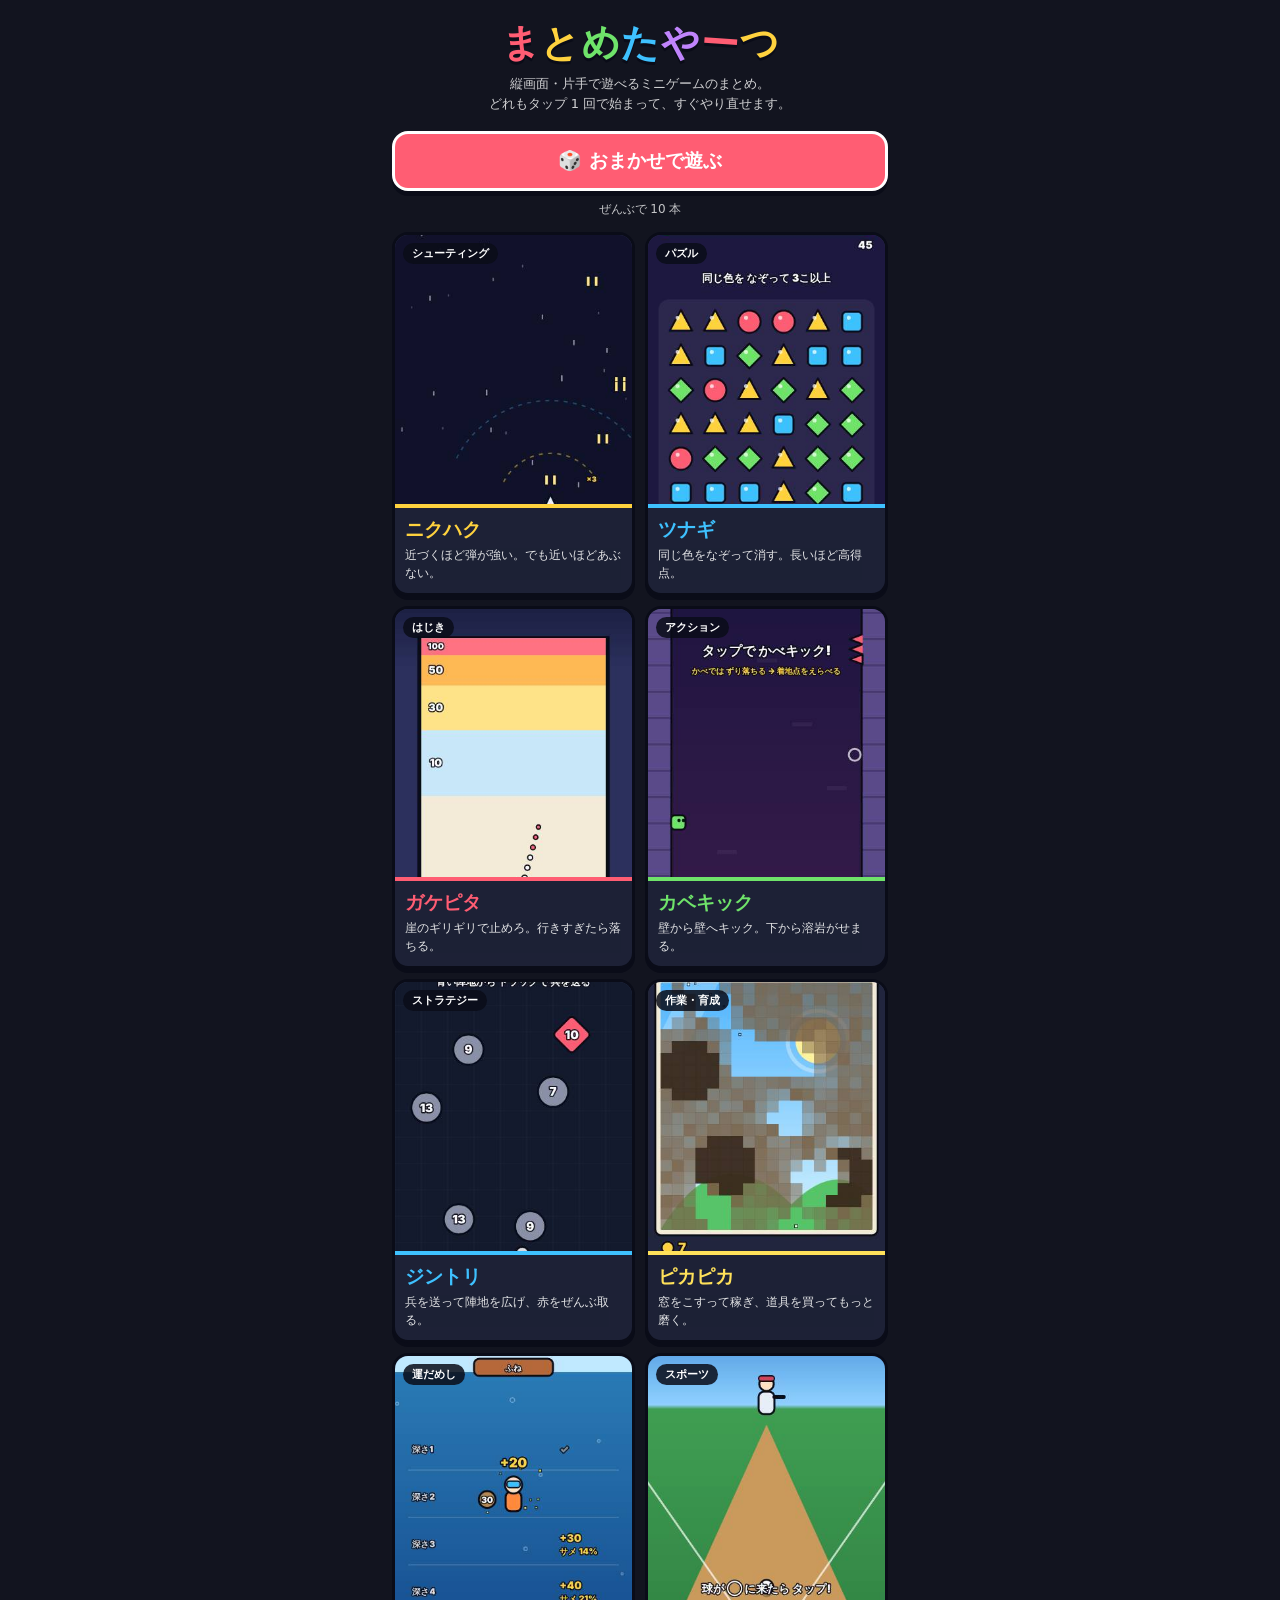
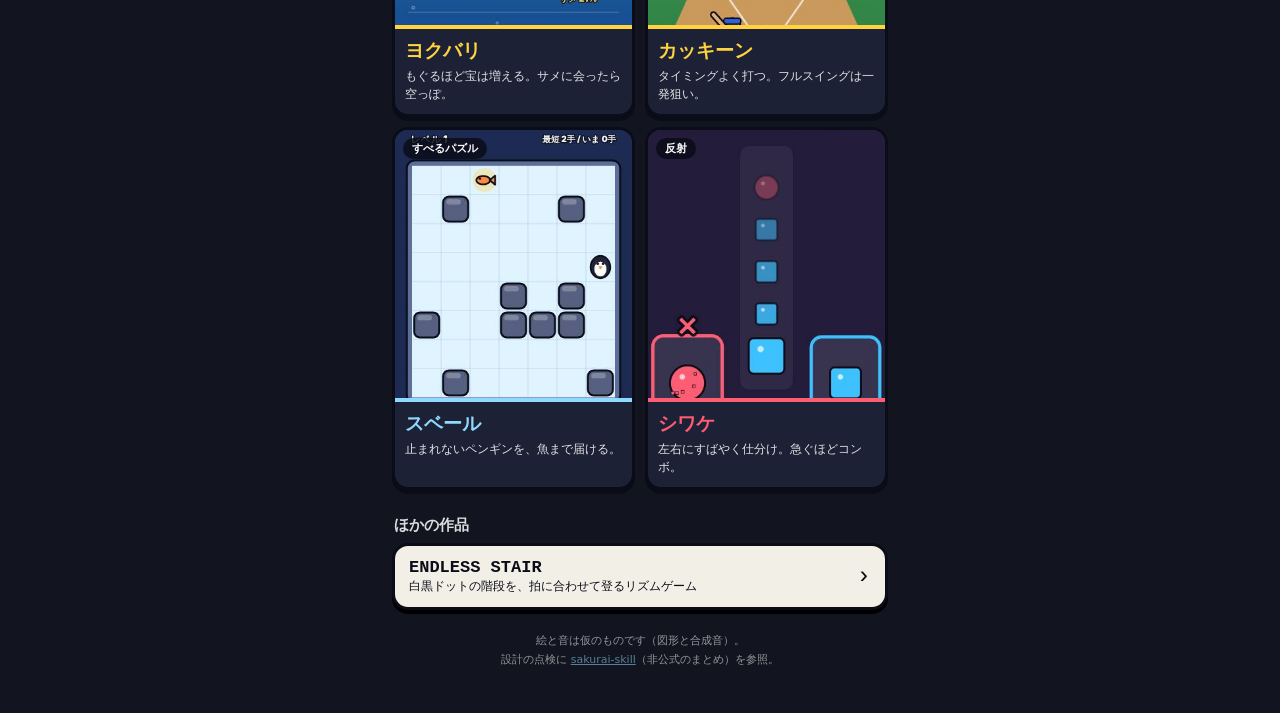
<file: index.html>
<!doctype html>
<html lang="ja">
<head>
<meta charset="utf-8">
<meta name="viewport" content="width=device-width, initial-scale=1, viewport-fit=cover">
<meta name="theme-color" content="#12141f">
<meta name="apple-mobile-web-app-capable" content="yes">
<meta name="mobile-web-app-capable" content="yes">
<title>まとめたやーつ</title>
<style>
  :root { --ink: #0a0c18; --bg: #12141f; --card: #1d2136; }
  * { box-sizing: border-box; }
  body { margin: 0; background: var(--bg); color: #fff; -webkit-tap-highlight-color: transparent;
    font-family: system-ui, -apple-system, "Hiragino Sans", "Noto Sans JP", "Yu Gothic", sans-serif; }
  main { max-width: 520px; margin: 0 auto; padding: calc(env(safe-area-inset-top) + 22px) 12px calc(env(safe-area-inset-bottom) + 40px); }
  header { text-align: center; margin-bottom: 16px; }
  h1 { margin: 0; font-size: 38px; font-weight: 900; letter-spacing: 1px; line-height: 1.15; }
  h1 span { display: inline-block; text-shadow: 0 3px 0 var(--ink); }
  .lead { font-size: 13px; opacity: .8; margin: 8px 0 0; line-height: 1.6; }
  #random { display: block; width: 100%; margin: 16px 0 6px; padding: 14px; border: 3px solid #fff; border-radius: 16px;
    background: #ff5d73; color: #fff; font: inherit; font-size: 19px; font-weight: 900; box-shadow: 0 5px 0 var(--ink); }
  #random:active { transform: translateY(4px); box-shadow: 0 1px 0 var(--ink); }
  #stat { text-align: center; font-size: 12px; opacity: .75; margin: 10px 0 14px; min-height: 1em; }
  #grid { display: grid; grid-template-columns: 1fr 1fr; gap: 10px; }
  a.card { display: block; text-decoration: none; color: inherit; background: var(--card); border: 3px solid var(--ink);
    border-radius: 16px; overflow: hidden; box-shadow: 0 4px 0 var(--ink); position: relative; }
  a.card:active { transform: translateY(3px); box-shadow: 0 1px 0 var(--ink); }
  .card img { display: block; width: 100%; aspect-ratio: 3 / 3.4; object-fit: cover; object-position: center 35%; background: #262b47; }
  .card .genre { position: absolute; top: 8px; left: 8px; font-size: 11px; font-weight: 700; background: rgba(10,12,24,.85);
    border-radius: 99px; padding: 3px 9px; }
  .card .best { position: absolute; top: 8px; right: 8px; font-size: 11px; font-weight: 900; color: var(--ink); background: #ffd23e;
    border-radius: 99px; padding: 3px 8px; }
  .card .body { padding: 9px 10px 11px; border-top: 4px solid var(--c); }
  .card b { display: block; font-size: 19px; font-weight: 900; color: var(--c); }
  .card p { margin: 3px 0 0; font-size: 12px; line-height: 1.5; opacity: .88; }
  h2 { font-size: 15px; margin: 26px 2px 8px; opacity: .85; }
  a.wide { display: flex; align-items: center; gap: 12px; text-decoration: none; color: inherit; background: #f2efe6; color: var(--ink);
    border: 3px solid var(--ink); border-radius: 16px; padding: 12px 14px; box-shadow: 0 4px 0 #000; font-family: ui-monospace, Menlo, monospace; }
  a.wide b { font-size: 17px; display: block; } a.wide span { font-size: 12px; }
  a.wide i { margin-left: auto; font-style: normal; font-size: 24px; }
  footer { font-size: 11px; opacity: .55; margin-top: 22px; line-height: 1.7; text-align: center; }
  footer a { color: #8fd8ff; }
</style>
</head>
<body>
<main>
  <header>
    <h1 id="logo">まとめたやーつ</h1>
    <p class="lead">縦画面・片手で遊べるミニゲームのまとめ。<br>どれもタップ 1 回で始まって、すぐやり直せます。</p>
  </header>
  <button id="random">🎲 おまかせで遊ぶ</button>
  <div id="stat"></div>
  <div id="grid"></div>
  <h2>ほかの作品</h2>
  <a class="wide" href="stair/"><div><b>ENDLESS STAIR</b><span>白黒ドットの階段を、拍に合わせて登るリズムゲーム</span></div><i>›</i></a>
  <footer>絵と音は仮のものです（図形と合成音）。<br>設計の点検に <a href="https://github.com/kociden/sakurai-skill">sakurai-skill</a>（非公式のまとめ）を参照。</footer>
</main>
<script>
  const LIST = [
    ['nikuhaku', 'ニクハク', 'シューティング', '#ffd23e', '近づくほど弾が強い。でも近いほどあぶない。', ''],
    ['tsunagi', 'ツナギ', 'パズル', '#3ec1ff', '同じ色をなぞって消す。長いほど高得点。', ''],
    ['gakepita', 'ガケピタ', 'はじき', '#ff5d73', '崖のギリギリで止めろ。行きすぎたら落ちる。', ''],
    ['kabekick', 'カベキック', 'アクション', '#6fe36a', '壁から壁へキック。下から溶岩がせまる。', 'm'],
    ['jintori', 'ジントリ', 'ストラテジー', '#3ec1ff', '兵を送って陣地を広げ、赤をぜんぶ取る。', ''],
    ['pikapika', 'ピカピカ', '作業・育成', '#ffe15a', '窓をこすって稼ぎ、道具を買ってもっと磨く。', 'まい'],
    ['yokubari', 'ヨクバリ', '運だめし', '#ffd23e', 'もぐるほど宝は増える。サメに会ったら空っぽ。', ''],
    ['kakkin', 'カッキーン', 'スポーツ', '#ffd23e', 'タイミングよく打つ。フルスイングは一発狙い。', 'm'],
    ['suberu', 'スベール', 'すべるパズル', '#8fd8ff', '止まれないペンギンを、魚まで届ける。', '問'],
    ['shiwake', 'シワケ', '反射', '#ff5d73', '左右にすばやく仕分け。急ぐほどコンボ。', ''],
  ];
  const COLORS = ['#ff5d73', '#ffd23e', '#6fe36a', '#3ec1ff', '#c084fc'];
  const logo = document.getElementById('logo');
  logo.innerHTML = [...logo.textContent].map((ch, i) => `<span style="color:${COLORS[i % COLORS.length]};transform:rotate(${(i % 2 ? 4 : -4)}deg)">${ch}</span>`).join('');
  let played = 0;
  document.getElementById('grid').innerHTML = LIST.map(([id, t, g, c, d, unit]) => {
    let best = 0; try { best = +(localStorage.getItem('mock_' + id) || 0); } catch (e) { }
    if (best) played++;
    return `<a class="card" style="--c:${c}" href="mocks/play.html?g=${id}">
      <img src="mocks/thumbs/${id}.jpg" alt="${t} のゲーム画面" loading="lazy">
      <span class="genre">${g}</span>${best ? `<span class="best">ベスト ${best}${unit}</span>` : ''}
      <div class="body"><b>${t}</b><p>${d}</p></div></a>`;
  }).join('');
  document.getElementById('stat').textContent = played ? `${LIST.length} 本中 ${played} 本プレイ済み` : `ぜんぶで ${LIST.length} 本`;
  document.getElementById('random').onclick = () => {
    let fresh = LIST.filter(([id]) => { try { return !localStorage.getItem('mock_' + id); } catch (e) { return true; } });
    if (!fresh.length) fresh = LIST; // まだ遊んでいないものを優先
    location.href = 'mocks/play.html?g=' + fresh[Math.floor(Math.random() * fresh.length)][0];
  };
</script>
</body>
</html>
</file>
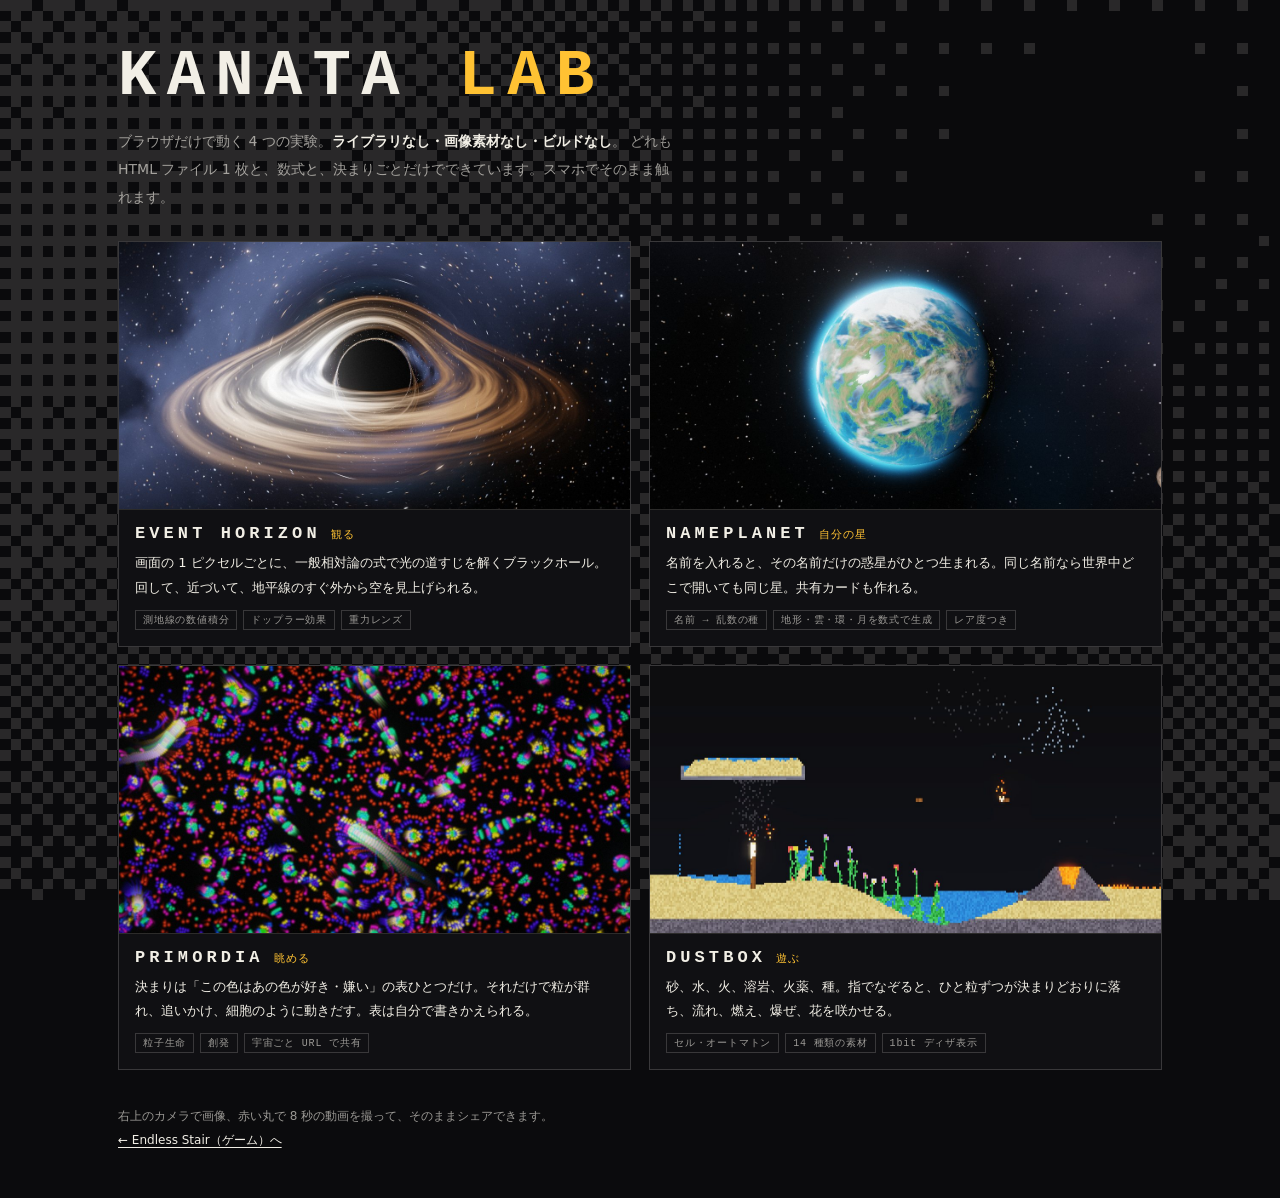
<file: lab/index.html>
<!doctype html>
<html lang="ja">
<head>
<meta charset="utf-8">
<meta name="viewport" content="width=device-width, initial-scale=1, viewport-fit=cover">
<meta name="theme-color" content="#0b0b0d">
<title>Kanata Lab</title>
<meta name="description" content="ブラウザだけで動く 4 つの実験。ブラックホール、名前から生まれる惑星、粒の生命、なぞって描く箱庭。">
<meta property="og:title" content="Kanata Lab — ブラウザだけで動く 4 つの実験">
<meta property="og:description" content="ブラックホール、名前から生まれる惑星、粒の生命、なぞって描く箱庭。ライブラリも画像素材も使っていません。">
<meta property="og:image" content="https://kastanetkid.github.io/Kanata/lab/img/blackhole.jpg">
<meta name="twitter:card" content="summary_large_image">
<style>
  :root { --ink: #f2efe6; --bg: #0b0b0d; --dim: rgba(242, 239, 230, .62); --line: rgba(242, 239, 230, .18); --accent: #ffc233; }
  * { box-sizing: border-box; }
  html { background: var(--bg); }
  body {
    margin: 0; color: var(--ink); min-height: 100dvh;
    font-family: ui-monospace, "SF Mono", Menlo, Consolas, "Hiragino Kaku Gothic ProN", "Noto Sans JP", monospace;
    -webkit-tap-highlight-color: transparent;
  }
  #bg { position: fixed; inset: 0; width: 100vw; height: 100dvh; image-rendering: pixelated; image-rendering: crisp-edges; opacity: .13; pointer-events: none; }
  main { position: relative; max-width: 1080px; margin: 0 auto; padding: calc(env(safe-area-inset-top, 0px) + 44px) 18px calc(env(safe-area-inset-bottom, 0px) + 44px); }
  header { margin-bottom: 30px; }
  h1 { margin: 0; font-size: clamp(34px, 9vw, 64px); letter-spacing: .16em; line-height: 1.05; font-weight: 700; }
  h1 span { color: var(--accent); }
  .lead {
    margin: 16px 0 0; font-size: 14px; line-height: 2; color: var(--dim); max-width: 40em;
    font-family: "Hiragino Kaku Gothic ProN", "Noto Sans JP", "Yu Gothic", system-ui, sans-serif;
  }
  .lead b { color: var(--ink); font-weight: 600; }
  .grid { display: grid; grid-template-columns: repeat(auto-fit, minmax(min(100%, 440px), 1fr)); gap: 18px; padding: 0; margin: 0; list-style: none; }
  .card {
    display: block; color: inherit; text-decoration: none; background: #101013; border: 1px solid var(--line);
    transition: border-color .15s, transform .15s; overflow: hidden;
  }
  .card:hover { border-color: var(--ink); transform: translateY(-2px); }
  .card:active { transform: scale(.985); }
  .card:focus-visible { outline: 2px solid var(--accent); outline-offset: 3px; }
  .card img { display: block; width: 100%; height: auto; aspect-ratio: 1200 / 630; object-fit: cover; background: #000; border-bottom: 1px solid var(--line); }
  .card div { padding: 14px 16px 16px; }
  .card h2 { margin: 0; font-size: 17px; letter-spacing: .24em; display: flex; align-items: baseline; gap: 10px; }
  .card h2 small { font-size: 11px; letter-spacing: .1em; color: var(--accent); font-weight: 400; }
  .card p {
    margin: 8px 0 0; font-size: 13px; line-height: 1.85; color: var(--ink);
    font-family: "Hiragino Kaku Gothic ProN", "Noto Sans JP", "Yu Gothic", system-ui, sans-serif;
  }
  .card ul { margin: 10px 0 0; padding: 0; list-style: none; display: flex; flex-wrap: wrap; gap: 6px; }
  .card li { font-size: 10px; letter-spacing: .08em; color: var(--dim); border: 1px solid var(--line); padding: 2px 7px; }
  footer {
    margin-top: 34px; font-size: 12px; line-height: 2; color: var(--dim);
    font-family: "Hiragino Kaku Gothic ProN", "Noto Sans JP", "Yu Gothic", system-ui, sans-serif;
  }
  footer a { color: var(--ink); text-underline-offset: 3px; }
  @media (prefers-reduced-motion: reduce) { .card { transition: none; } .card:hover { transform: none; } }
</style>
</head>
<body>
<canvas id="bg" aria-hidden="true"></canvas>
<main>
  <header>
    <h1>KANATA <span>LAB</span></h1>
    <p class="lead">
      ブラウザだけで動く 4 つの実験。<b>ライブラリなし・画像素材なし・ビルドなし</b>。
      どれも HTML ファイル 1 枚と、数式と、決まりごとだけでできています。スマホでそのまま触れます。
    </p>
  </header>
  <ul class="grid">
    <li><a class="card" href="blackhole.html">
      <img src="img/blackhole.jpg" alt="降着円盤をまとったブラックホール。向こう側の円盤が上下に回り込んで見えている" width="1200" height="630" loading="eager">
      <div>
        <h2>EVENT HORIZON <small>観る</small></h2>
        <p>画面の 1 ピクセルごとに、一般相対論の式で光の道すじを解くブラックホール。回して、近づいて、地平線のすぐ外から空を見上げられる。</p>
        <ul><li>測地線の数値積分</li><li>ドップラー効果</li><li>重力レンズ</li></ul>
      </div>
    </a></li>
    <li><a class="card" href="planet.html">
      <img src="img/planet.jpg" alt="雲と大陸のある青い惑星。夜側に都市の灯がともっている" width="1200" height="630" loading="lazy">
      <div>
        <h2>NAMEPLANET <small>自分の星</small></h2>
        <p>名前を入れると、その名前だけの惑星がひとつ生まれる。同じ名前なら世界中どこで開いても同じ星。共有カードも作れる。</p>
        <ul><li>名前 → 乱数の種</li><li>地形・雲・環・月を数式で生成</li><li>レア度つき</li></ul>
      </div>
    </a></li>
    <li><a class="card" href="life.html">
      <img src="img/life.jpg" alt="色とりどりの粒が、細胞や虫のような群れを作っている" width="1200" height="630" loading="lazy">
      <div>
        <h2>PRIMORDIA <small>眺める</small></h2>
        <p>決まりは「この色はあの色が好き・嫌い」の表ひとつだけ。それだけで粒が群れ、追いかけ、細胞のように動きだす。表は自分で書きかえられる。</p>
        <ul><li>粒子生命</li><li>創発</li><li>宇宙ごと URL で共有</li></ul>
      </div>
    </a></li>
    <li><a class="card" href="sand.html">
      <img src="img/sand.jpg" alt="砂の丘、池、花、小さな火山のあるドット絵の箱庭" width="1200" height="630" loading="lazy">
      <div>
        <h2>DUSTBOX <small>遊ぶ</small></h2>
        <p>砂、水、火、溶岩、火薬、種。指でなぞると、ひと粒ずつが決まりどおりに落ち、流れ、燃え、爆ぜ、花を咲かせる。</p>
        <ul><li>セル・オートマトン</li><li>14 種類の素材</li><li>1bit ディザ表示</li></ul>
      </div>
    </a></li>
  </ul>
  <footer>
    右上のカメラで画像、赤い丸で 8 秒の動画を撮って、そのままシェアできます。<br>
    <a href="../">← Endless Stair（ゲーム）へ</a>
  </footer>
</main>
<script>
'use strict';
// 背景：Endless Stair と同じ 4×4 ベイヤーのディザで、ゆっくり流れる濃淡を白黒 2 色にする
(() => {
  const c = document.getElementById('bg'), x = c.getContext('2d');
  const BAYER = [0, 8, 2, 10, 12, 4, 14, 6, 3, 11, 1, 9, 15, 7, 13, 5].map(v => (v + 0.5) / 16);
  const still = window.matchMedia && window.matchMedia('(prefers-reduced-motion: reduce)').matches;
  let W = 0, H = 0, img = null, last = 0;
  function size() {
    W = 120; H = Math.max(60, Math.round(W * window.innerHeight / window.innerWidth));
    c.width = W; c.height = H; img = x.createImageData(W, H);
  }
  function draw(t) {
    const d = img.data, s = t * 0.00012;
    for (let y = 0; y < H; y++) for (let k = 0; k < W; k++) {
      const u = k / W, v = y / W;
      let l = 0.5 + 0.25 * Math.sin(u * 5 + s * 5 + Math.sin(v * 3 - s * 3) * 1.6) + 0.25 * Math.sin(v * 4.2 - s * 4 + Math.cos(u * 2.7 + s * 2) * 1.8);
      l *= 0.78;
      const on = l > BAYER[(y & 3) * 4 + (k & 3)], i = (y * W + k) * 4;
      d[i] = on ? 242 : 11; d[i + 1] = on ? 239 : 11; d[i + 2] = on ? 230 : 13; d[i + 3] = 255;
    }
    x.putImageData(img, 0, 0);
  }
  function loop(t) {
    if (t - last > 66) { last = t; draw(t); }     // 15fps で十分
    requestAnimationFrame(loop);
  }
  window.addEventListener('resize', () => { size(); draw(performance.now()); });
  size(); draw(0);
  if (!still) requestAnimationFrame(loop);
})();
</script>
</body>
</html>
</file>
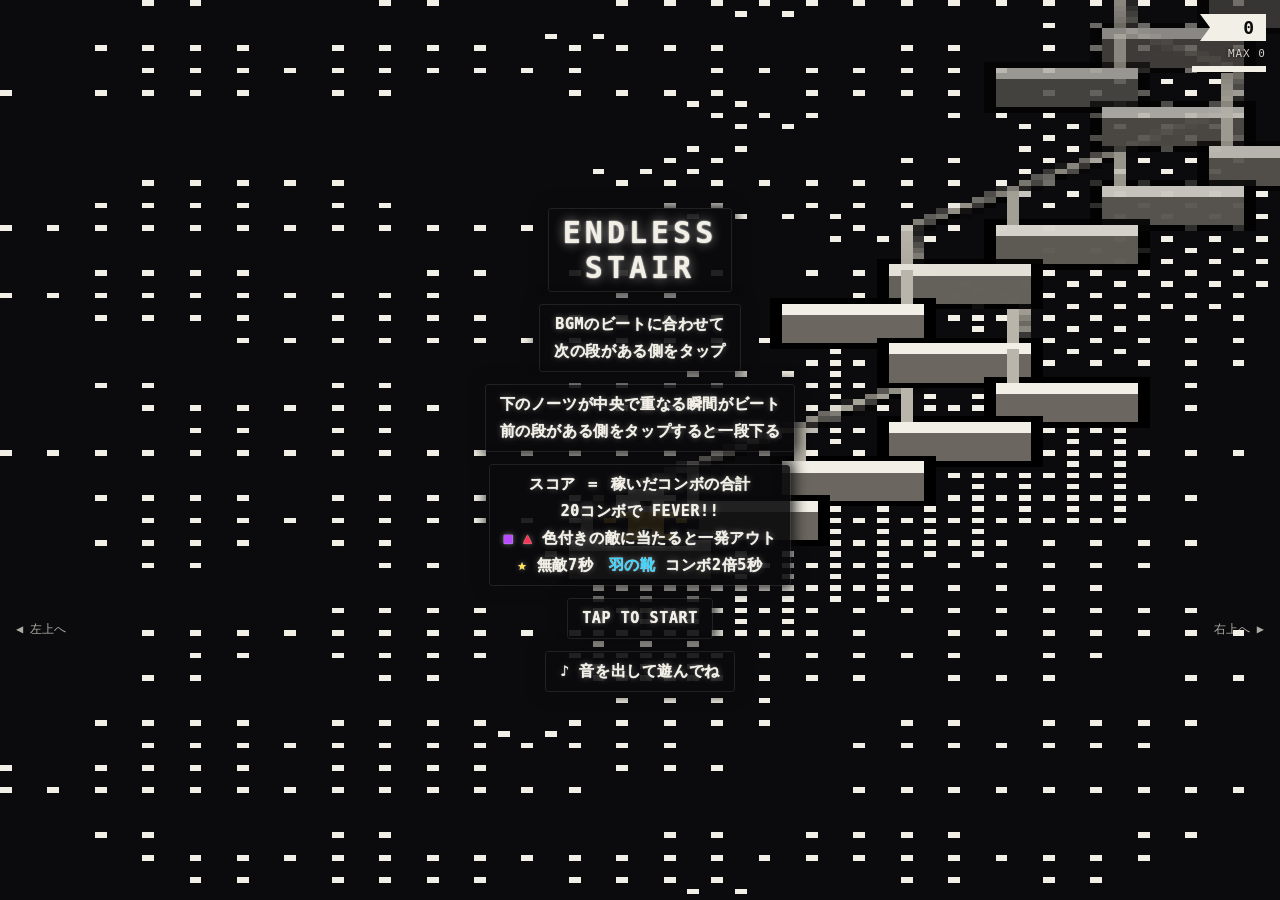
<file: stair/index.html>
<!doctype html>
<html lang="ja">
<head>
<meta charset="utf-8">
<meta name="viewport" content="width=device-width, initial-scale=1, maximum-scale=1, user-scalable=no, viewport-fit=cover">
<meta name="apple-mobile-web-app-capable" content="yes">
<meta name="mobile-web-app-capable" content="yes">
<meta name="apple-mobile-web-app-status-bar-style" content="black-translucent">
<meta name="theme-color" content="#0b0b0d">
<title>Endless Stair</title>
<style>
  :root { --ink: #f2efe6; --bg: #0b0b0d; }
  html, body {
    margin: 0; height: 100%; background: var(--bg); color: var(--ink);
    overflow: hidden; overscroll-behavior: none;
    font-family: ui-monospace, "SF Mono", Menlo, Consolas, monospace;
    -webkit-user-select: none; user-select: none;
    -webkit-touch-callout: none; -webkit-tap-highlight-color: transparent;
  }
  #game {
    position: fixed; inset: 0; width: 100vw; height: 100dvh;
    image-rendering: pixelated; image-rendering: crisp-edges;
    touch-action: none; display: block;
  }
  #hud {
    position: fixed; top: calc(env(safe-area-inset-top) + 14px); right: 14px;
    display: flex; flex-direction: column; align-items: flex-end; gap: 6px;
    pointer-events: none;
  }
  #flag {
    background: var(--ink); color: var(--bg); font-weight: 700; font-size: 18px;
    padding: 3px 12px 3px 18px; min-width: 36px; text-align: right;
    clip-path: polygon(0 0, 100% 0, 100% 100%, 0 100%, 10px 50%);
  }
  #maxCombo { font-size: 11px; letter-spacing: 1px; opacity: .85; text-shadow: 0 0 3px #000; font-variant-numeric: tabular-nums; }
  #energy { width: 72px; height: 4px; border: 1px solid var(--ink); }
  .power { width: 72px; display: flex; flex-direction: column; align-items: flex-end; gap: 2px; text-shadow: 0 0 3px #000; }
  .power[hidden] { display: none; }
  .power b { font-size: 12px; letter-spacing: 1px; }
  .power i { display: block; height: 3px; width: 100%; max-width: 72px; }
  #pStar b { color: #ffe14a; }
  #pStar i { background: #ffe14a; }
  #pShoe b { color: #39d3ff; }
  #pShoe i { background: #39d3ff; }
  #energy > i { display: block; height: 100%; width: 100%; background: var(--ink); }
  .overlay {
    position: fixed; inset: 0; display: flex; flex-direction: column;
    align-items: center; justify-content: center; gap: 14px; text-align: center;
    pointer-events: none; text-shadow: 0 0 6px #000, 0 0 2px #000;
  }
  .overlay[hidden] { display: none; }
  .overlay > * { background: var(--bg); padding: 4px 10px; }
  .overlay h1 { margin: 0; font-size: 30px; letter-spacing: 4px; }
  .overlay p { margin: 0; font-size: 14px; line-height: 1.7; }
  /* タイトルの説明文：暗い板を少し広げ、文字にほんのり光彩をつけて読みやすく */
  #title > * {
    background: rgba(11, 11, 13, .9); padding: 6px 14px; border-radius: 3px;
    box-shadow: 0 0 0 1px rgba(242, 239, 230, .1), 0 0 14px 4px rgba(11, 11, 13, .9);
  }
  #title p {
    font-size: 15px; font-weight: 600; letter-spacing: .04em; line-height: 1.8;
    text-shadow: 0 0 1px #fff, 0 0 6px rgba(242, 239, 230, .45), 0 0 2px #000;
  }
  #title h1 { text-shadow: 0 0 2px #fff, 0 0 12px rgba(242, 239, 230, .6), 0 0 3px #000; }
  .blink { animation: blink 1.1s steps(2, start) infinite; }
  @keyframes blink { to { visibility: hidden; } }
  #combo {
    position: fixed; top: calc(env(safe-area-inset-top) + 12px); left: 14px;
    line-height: 1; pointer-events: none;
    font-variant-numeric: tabular-nums; text-shadow: 0 0 4px #000;
    --cs: 40px; /* 数字の大きさ（コンボが増えるほど JS で大きくする） */
  }
  #combo[hidden] { display: none; }
  #combo .cwrap { display: flex; flex-direction: column; }
  /* 数字はドット文字をキャンバスに描いて拡大表示する */
  canvas.pix { display: block; width: auto; image-rendering: pixelated; image-rendering: crisp-edges; }
  #combo canvas { height: var(--cs); transition: height .15s ease-out; }
  #combo span { font-size: 11px; letter-spacing: 3px; }
  /* フィーバー中はゲーム画面の中（階段・キャラより奥）に描くので、こちらは隠す */
  #combo.inbg { visibility: hidden; }
  #combo.snap canvas { transition: none; }
  #combo.bump canvas { animation: bump .18s ease-out; }
  @keyframes bump { from { transform: scale(1.35); } to { transform: scale(1); } }
  body.fever #banner {
    background: linear-gradient(90deg, #ff3b6b, #ffd23b, #3bffb0, #3bb8ff, #b43bff, #ff3b6b);
    background-size: 200% 100%; -webkit-background-clip: text; background-clip: text;
    color: transparent; text-shadow: none; animation: prism .6s linear infinite;
  }
  @keyframes prism { to { background-position: 200% 0; } }
  #judge {
    position: fixed; left: 0; right: 0; top: 40%; text-align: center;
    font-size: 16px; font-weight: 700; letter-spacing: 3px; pointer-events: none;
    opacity: 0; text-shadow: 0 0 4px #000, 0 0 2px #000;
  }
  #judge[data-kind="great"] { font-size: 20px; }
  #judge[data-kind="miss"] { color: #8a8a8a; }
  #judge.pop { animation: pop .45s ease-out; }
  @keyframes pop {
    0% { opacity: 1; transform: translateY(6px) scale(1.25); }
    70% { opacity: 1; transform: translateY(-4px) scale(1); }
    100% { opacity: 0; transform: translateY(-8px); }
  }
  #banner {
    position: fixed; left: 0; right: 0; top: 28%; text-align: center;
    font-size: 44px; font-weight: 800; letter-spacing: 4px; font-style: italic;
    pointer-events: none; opacity: 0;
  }
  #banner[data-kind="down"] { color: #9a9a9a; font-style: normal; font-size: 32px; }
  #banner.show { animation: banner 1.1s ease-out; }
  #banner[data-kind="down"].show { animation: bannerDown .8s ease-in; }
  @keyframes banner {
    0% { opacity: 0; transform: scale(2.4) rotate(-6deg); }
    15% { opacity: 1; transform: scale(1) rotate(-3deg); }
    75% { opacity: 1; transform: scale(1.05) rotate(-3deg); }
    100% { opacity: 0; transform: scale(1.4) rotate(-3deg); }
  }
  @keyframes bannerDown {
    0% { opacity: 1; transform: translateY(0); }
    100% { opacity: 0; transform: translateY(40px); }
  }
  @media (prefers-reduced-motion: reduce) {
    #combo.bump canvas, #banner.show, #banner[data-kind="down"].show { animation: none; }
    #banner.show { opacity: 1; }
  }
  #hint { position: fixed; inset: 0; pointer-events: none; font-size: 12px; opacity: .7; }
  #hint .up { top: 69%; position: absolute; left: 16px; right: 16px; display: flex; justify-content: space-between; }
  #count {
    position: fixed; left: 0; right: 0; top: 32%; text-align: center; pointer-events: none;
    font-size: 88px; font-weight: 800; line-height: 1; opacity: 0; text-shadow: 0 0 8px #000, 0 0 3px #000;
  }
  #count[data-kind="go"] { font-size: 52px; letter-spacing: 4px; font-style: italic; color: #ffd23b; }
  #count.pop { animation: countPop .46s ease-out; }
  #count[data-kind="go"].pop { animation: countGo .8s ease-out; }
  @keyframes countPop {
    0% { opacity: 1; transform: scale(1.6); }
    35% { opacity: 1; transform: scale(1); }
    100% { opacity: 0; transform: scale(.85); }
  }
  @keyframes countGo {
    0% { opacity: 1; transform: scale(2.2) rotate(-4deg); }
    25% { opacity: 1; transform: scale(1) rotate(-4deg); }
    75% { opacity: 1; transform: scale(1.05) rotate(-4deg); }
    100% { opacity: 0; transform: scale(1.3) rotate(-4deg); }
  }
  #over .label { font-size: 12px; letter-spacing: 6px; opacity: .8; }
  #over #overTitle { font-size: 13px; letter-spacing: 4px; color: #9a9a9a; }
  /* 結果のスコア：虹色のグラデーション文字＋金色の光、後ろで光の筋が回る */
  #over .scoreWrap { position: relative; background: none; padding: 10px 0; isolation: isolate; }
  #rays {
    position: absolute; left: 50%; top: 50%; width: 360px; height: 360px; margin: -180px 0 0 -180px;
    border-radius: 50%; z-index: -1; opacity: 0; pointer-events: none;
    background: repeating-conic-gradient(rgba(255, 210, 59, .28) 0 8deg, transparent 8deg 20deg);
    -webkit-mask: radial-gradient(circle, #000 20%, transparent 68%); mask: radial-gradient(circle, #000 20%, transparent 68%);
  }
  #rays.on { opacity: 1; animation: spin 9s linear infinite, raysIn .5s ease-out; }
  @keyframes spin { to { transform: rotate(360deg); } }
  @keyframes raysIn { from { opacity: 0; } to { opacity: 1; } }
  #finalScore {
    height: 88px; margin: 0 auto; max-width: 100%;
    filter: drop-shadow(0 0 6px rgba(255, 210, 59, .7)) drop-shadow(0 0 2px #000);
  }
  #finalScore.tick { animation: tick .12s ease-out; }
  #finalScore.land { animation: land .6s cubic-bezier(.2, 1.6, .4, 1); }
  @keyframes tick { from { transform: scale(1.08); } to { transform: scale(1); } }
  @keyframes land {
    0% { transform: scale(2) rotate(-6deg); filter: drop-shadow(0 0 24px #fff) drop-shadow(0 0 2px #000); }
    100% { transform: scale(1) rotate(0); }
  }
  #newBest {
    color: #ffd23b; font-weight: 800; letter-spacing: 3px; font-size: 20px;
    text-shadow: 0 0 8px rgba(255, 210, 59, .8), 0 0 2px #000; animation: bestPulse .5s ease-in-out infinite alternate;
  }
  @keyframes bestPulse { to { transform: scale(1.1); } }
  @media (prefers-reduced-motion: reduce) {
    #rays.on, #finalScore, #finalScore.tick, #finalScore.land, #newBest { animation: none; }
  }
  #over.enter { animation: fadeIn .4s ease-out; }
  @keyframes fadeIn { from { opacity: 0; } to { opacity: 1; } }
</style>
</head>
<body>
<canvas id="game"></canvas>

<div id="hud">
  <div id="flag">0</div>
  <div id="maxCombo">MAX 0</div>
  <div id="energy"><i></i></div>
  <div id="pStar" class="power" hidden><b>★ 無敵</b><i></i></div>
  <div id="pShoe" class="power" hidden><b>×2 COMBO</b><i></i></div>
</div>

<div id="combo" hidden><div class="cwrap"><canvas class="pix" id="comboNum" width="13" height="9"></canvas><span>COMBO</span></div></div>
<div id="judge"></div>
<div id="banner"></div>
<div id="count"></div>

<div id="title" class="overlay">
  <h1>ENDLESS<br>STAIR</h1>
  <p>BGMのビートに合わせて<br>次の段がある側をタップ</p>
  <p>下のノーツが中央で重なる瞬間がビート<br>前の段がある側をタップすると一段下る</p>
  <p>スコア ＝ 稼いだコンボの合計<br>20コンボで FEVER!!<br><span style="color:#b84dff">■</span> <span style="color:#ff3355">▲</span> 色付きの敵に当たると一発アウト<br><span style="color:#ffe14a">★</span> 無敵7秒　<span style="color:#39d3ff">羽の靴</span> コンボ2倍5秒</p>
  <p class="blink">TAP TO START</p>
  <p>♪ 音を出して遊んでね</p>
</div>

<div id="over" class="overlay" hidden>
  <p id="overTitle">FELL</p>
  <p class="label">SCORE</p>
  <div class="scoreWrap"><div id="rays"></div><canvas class="pix" id="finalScore" width="7" height="9"></canvas></div>
  <p id="newBest" hidden>NEW BEST!</p>
  <p>MAX COMBO <b id="finalCombo">0</b><br>BEST <b id="bestScore">0</b></p>
  <p id="toTitle" class="blink" hidden>TAP TO TITLE</p>
</div>

<div id="hint">
  <div class="up"><span>◀ 左上へ</span><span>右上へ ▶</span></div>
</div>

<script src="music.js"></script>
<script src="game.js"></script>
</body>
</html>
</file>
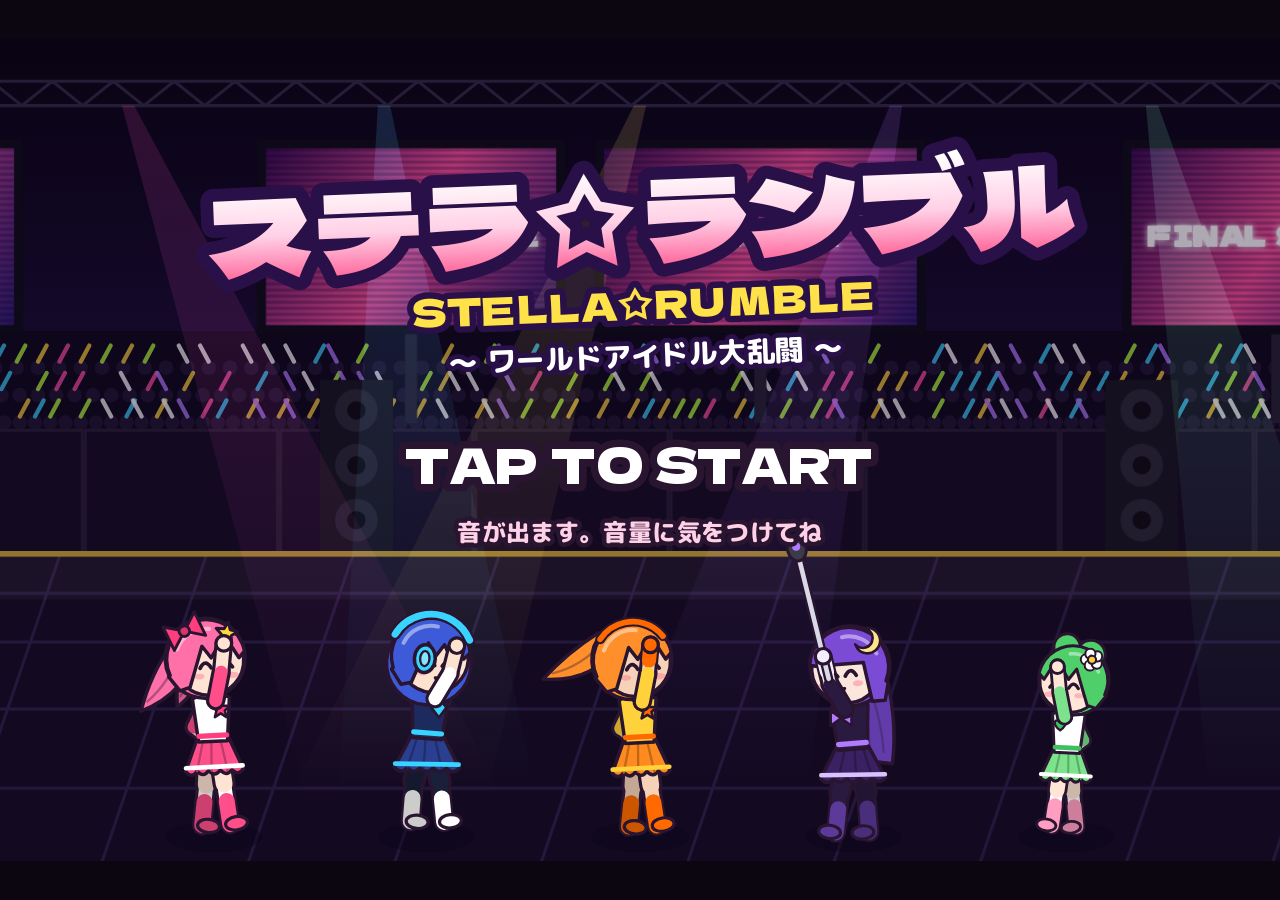
<file: stella/index.html>
<!doctype html>
<html lang="ja">
<head>
<meta charset="utf-8">
<meta name="viewport" content="width=device-width, initial-scale=1, maximum-scale=1, user-scalable=no, viewport-fit=cover">
<meta name="apple-mobile-web-app-capable" content="yes">
<meta name="mobile-web-app-capable" content="yes">
<meta name="apple-mobile-web-app-status-bar-style" content="black-translucent">
<meta name="theme-color" content="#0b0610">
<title>ステラ☆ランブル</title>
<link rel="preconnect" href="https://fonts.googleapis.com">
<link rel="preconnect" href="https://fonts.gstatic.com" crossorigin>
<link href="https://fonts.googleapis.com/css2?family=Dela+Gothic+One&family=M+PLUS+Rounded+1c:wght@800&display=swap" rel="stylesheet">
<style>
  html, body {
    margin: 0; height: 100%; background: #0b0610; overflow: hidden;
    overscroll-behavior: none; touch-action: none;
    -webkit-user-select: none; user-select: none;
    -webkit-touch-callout: none; -webkit-tap-highlight-color: transparent;
  }
  #game { position: fixed; inset: 0; width: 100vw; height: 100vh; height: 100dvh; display: block; touch-action: none; }
  #sa {
    position: fixed; left: 0; top: 0; visibility: hidden; pointer-events: none;
    padding: env(safe-area-inset-top) env(safe-area-inset-right) env(safe-area-inset-bottom) env(safe-area-inset-left);
  }
</style>
</head>
<body>
<canvas id="game"></canvas>
<div id="sa"></div>
<script src="js/figure.js"></script>
<script src="js/audio.js"></script>
<script src="js/data.js"></script>
<script src="js/bg.js"></script>
<script src="js/core.js"></script>
<script src="js/combat.js"></script>
<script src="js/stage.js"></script>
<script src="js/scenes.js"></script>
</body>
</html>
</file>
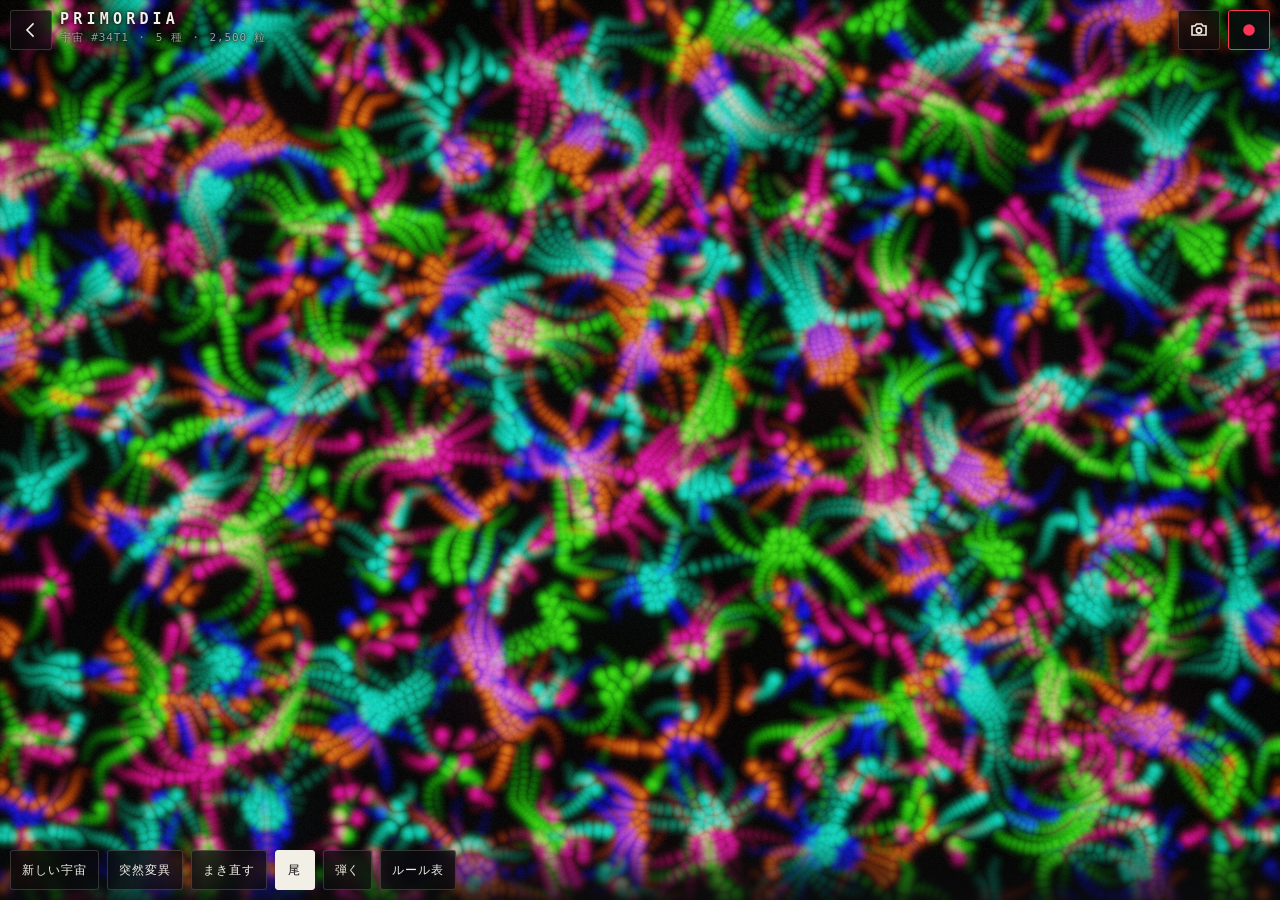
<file: lab/life.html>
<!doctype html>
<html lang="ja">
<head>
<meta charset="utf-8">
<meta name="viewport" content="width=device-width, initial-scale=1, maximum-scale=1, user-scalable=no, viewport-fit=cover">
<meta name="theme-color" content="#0b0b0d">
<title>PRIMORDIA — Kanata Lab</title>
<meta name="description" content="「この色はあの色が好き」という表ひとつだけで、粒が群れ、追いかけ、細胞のように動きだす。">
<meta property="og:title" content="PRIMORDIA — 生命のスープ">
<meta property="og:description" content="「この色はあの色が好き」という表ひとつだけで、粒が群れ、追いかけ、細胞のように動きだす。">
<meta property="og:image" content="https://kastanetkid.github.io/Kanata/lab/img/life.jpg">
<meta name="twitter:card" content="summary_large_image">
<link rel="stylesheet" href="kit.css">
<style>
  #rules {
    position: fixed; z-index: 19; right: 10px; top: calc(var(--st) + 60px);
    padding: 10px; background: var(--panel); border: 1px solid var(--line); border-radius: 3px;
    -webkit-backdrop-filter: blur(10px); backdrop-filter: blur(10px);
  }
  #rules[hidden] { display: none; }
  #rules table { border-collapse: separate; border-spacing: 2px; }
  #rules td, #rules th { width: 30px; height: 30px; padding: 0; }
  #rules th i { display: block; width: 12px; height: 12px; border-radius: 50%; margin: auto; }
  #rules td button {
    display: block; width: 100%; height: 100%; border: 0; border-radius: 2px; padding: 0; cursor: pointer;
    font-size: 9px; color: rgba(255, 255, 255, .85); font-variant-numeric: tabular-nums;
  }
  #rules td button:focus-visible { outline: 2px solid var(--ink); }
  #rules p { margin: 8px 0 0; font-size: 10px; line-height: 1.6; color: var(--dim); max-width: 230px; }
  #rules p b { color: #ff8a3d; font-weight: 600; }
  #rules p u { color: #4da3ff; text-decoration: none; font-weight: 600; }
</style>
</head>
<body>
<canvas id="c" class="stage" tabindex="0" aria-label="粒子のシミュレーション。押している間、粒を引き寄せる"></canvas>
<div id="rules" hidden></div>
<script src="kit.js"></script>
<script>
'use strict';
// PRIMORDIA
// 粒には色（種）があるだけ。決まりは「色 A の粒は、近くにいる色 B の粒に引かれる／避ける」という K×K の表ひとつ。
// 作用・反作用が釣り合わない（A は B が好きでも、B は A が嫌いでいい）ので、追う・逃げる・回る・分裂するといった動きが勝手に生まれる。
//
//   力     : 距離 r < β なら反発（重ならないように）。β〜1 の間は三角形の山で、高さが表の値（−1〜+1）
//   近傍探索: 力が届く距離を 1 マスにした格子に粒を入れ、まわり 9 マスだけ調べる（世界の端はつながっている）
//   描画   : 点を加算合成 → 前のフレームを少し残して尾を引かせる → ブルーム

// ---------- 宇宙のルール ----------
const ALPHA = 'abcdefghijklmnopqrstu';     // −1.0 〜 +1.0 を 0.1 きざみで 1 文字に
const U = { K: 6, hue: 0, M: new Float32Array(36), beta: 0.3 };
function randomUniverse(seedStr) {
  const R = Kit.rng('primordia/' + seedStr);
  const K = R.int(4, 7);
  const style = R();
  let code = String(K) + R.int(0, 35).toString(36);
  for (let i = 0; i < K; i++) for (let j = 0; j < K; j++) {
    let v = R.range(-1, 1);
    if (style < 0.22) {
      // 鎖：自分と次の色が好き → ひも状・蛇状になりやすい
      v = i === j ? R.range(0.5, 1) : j === (i + 1) % K ? R.range(0.2, 0.7) : j === (i + K - 1) % K ? R.range(-0.6, 0) : R.range(-0.4, 0.2);
    } else if (style < 0.4) {
      // 自分どうしで固まりやすい → 細胞のような塊
      if (i === j) v = R.range(0.3, 1);
    }
    code += ALPHA[Math.round((Kit.clamp(v, -1, 1) + 1) * 10)];
  }
  return code;
}
function decode(code) {
  const K = +code[0];
  if (!(K >= 2 && K <= 7) || code.length !== 2 + K * K) return false;
  const hue = parseInt(code[1], 36);
  if (!(hue >= 0)) return false;
  const M = new Float32Array(K * K);
  for (let i = 0; i < K * K; i++) {
    const v = ALPHA.indexOf(code[2 + i]);
    if (v < 0) return false;
    M[i] = v / 10 - 1;
  }
  U.K = K; U.hue = hue; U.M = M;
  return true;
}
function encode() {
  let code = String(U.K) + U.hue.toString(36);
  for (let i = 0; i < U.K * U.K; i++) code += ALPHA[Math.round((U.M[i] + 1) * 10)];
  return code;
}
const tag = code => (Kit.hashStr(code)[0] % 1679616).toString(36).toUpperCase().padStart(4, '0');
function hslLin(h, s, l) {
  h = ((h % 360) + 360) % 360 / 360;
  const f = n => { const k = (n + h * 12) % 12, a = s * Math.min(l, 1 - l); return Math.pow(l - a * Math.max(-1, Math.min(k - 3, 9 - k, 1)), 2.2); };
  return [f(0), f(8), f(4)];
}
const hslCss = (h, s, l) => `hsl(${((h % 360) + 360) % 360} ${s * 100}% ${l * 100}%)`;
const speciesHue = i => U.hue * 10 + i * 360 / U.K + (i % 2) * 12;

// ---------- 粒 ----------
const params = new URLSearchParams(location.search);
let N = 0, W = 10, H = 10;
let px, py, vx, vy, sp, sx, sy, ss, sidx, cellOf, counts, starts, gw = 3, gh = 3;
const DENSITY = 34;            // 力が届く範囲にいる粒の平均数
const DT = 0.02, FRICTION = Math.pow(0.5, DT / 0.04), FORCE = 9.0;

function alloc(n) {
  N = n;
  px = new Float32Array(n); py = new Float32Array(n); vx = new Float32Array(n); vy = new Float32Array(n);
  sp = new Uint8Array(n); sx = new Float32Array(n); sy = new Float32Array(n); ss = new Uint8Array(n);
  sidx = new Uint32Array(n); cellOf = new Uint32Array(n);
}
function setWorld(aspect) {
  const area = N * Math.PI / DENSITY;
  const nw = Math.sqrt(area * aspect), nh = area / nw;
  if (px && W > 0) for (let i = 0; i < N; i++) { px[i] *= nw / W; py[i] *= nh / H; }
  W = nw; H = nh;
  gw = Math.max(3, Math.floor(W)); gh = Math.max(3, Math.floor(H));
  counts = new Uint32Array(gw * gh + 1); starts = new Uint32Array(gw * gh + 1);
}
function scatter(seedStr) {
  const R = Kit.rng('scatter/' + seedStr);
  for (let i = 0; i < N; i++) {
    px[i] = R() * W; py[i] = R() * H; vx[i] = vy[i] = 0;
    sp[i] = Math.floor(R() * U.K);
  }
}

const pointer = { on: false, x: 0, y: 0, sign: 1 };
function step() {
  const K = U.K, M = U.M, beta = U.beta, invB = 1 / beta, tri = 1 / (1 - beta);
  const cw = W / gw, ch = H / gh, icw = 1 / cw, ich = 1 / ch, nc = gw * gh;
  // 1. 粒をマスごとに並べ替える（数え上げソート）
  counts.fill(0);
  for (let i = 0; i < N; i++) {
    let cx = (px[i] * icw) | 0, cy = (py[i] * ich) | 0;
    if (cx >= gw) cx = gw - 1; if (cy >= gh) cy = gh - 1;
    const c = cy * gw + cx;
    cellOf[i] = c; counts[c]++;
  }
  let acc = 0;
  for (let c = 0; c < nc; c++) { starts[c] = acc; acc += counts[c]; counts[c] = starts[c]; }
  starts[nc] = acc;
  for (let i = 0; i < N; i++) {
    const k = counts[cellOf[i]]++;
    sx[k] = px[i]; sy[k] = py[i]; ss[k] = sp[i]; sidx[k] = i;
  }
  // 2. まわり 9 マスの粒から受ける力
  const kf = FORCE * DT;
  for (let cy = 0; cy < gh; cy++) for (let cx = 0; cx < gw; cx++) {
    const c = cy * gw + cx, a0 = starts[c], a1 = starts[c + 1];
    if (a0 === a1) continue;
    for (let a = a0; a < a1; a++) {
      const xi = sx[a], yi = sy[a], row = ss[a] * K;
      let fx = 0, fy = 0;
      for (let oyc = -1; oyc <= 1; oyc++) {
        let ny = cy + oyc, oy = 0;
        if (ny < 0) { ny += gh; oy = -H; } else if (ny >= gh) { ny -= gh; oy = H; }
        for (let oxc = -1; oxc <= 1; oxc++) {
          let nx = cx + oxc, ox = 0;
          if (nx < 0) { nx += gw; ox = -W; } else if (nx >= gw) { nx -= gw; ox = W; }
          const cc = ny * gw + nx;
          for (let b = starts[cc], b1 = starts[cc + 1]; b < b1; b++) {
            const dx = sx[b] + ox - xi, dy = sy[b] + oy - yi;
            const d2 = dx * dx + dy * dy;
            if (d2 < 1 && d2 > 1e-10) {
              const r = Math.sqrt(d2);
              const f = r < beta ? r * invB - 1 : M[row + ss[b]] * (1 - Math.abs(2 * r - 1 - beta) * tri);
              const g = f / r;
              fx += dx * g; fy += dy * g;
            }
          }
        }
      }
      const i = sidx[a];
      vx[i] = vx[i] * FRICTION + fx * kf;
      vy[i] = vy[i] * FRICTION + fy * kf;
    }
  }
  // 3. 指の力：押している間、まわりの粒を引き寄せる（または弾く）
  if (pointer.on) {
    const R = 5.5, R2 = R * R, hw = W / 2, hh = H / 2;
    for (let i = 0; i < N; i++) {
      let dx = pointer.x - px[i], dy = pointer.y - py[i];
      if (dx > hw) dx -= W; else if (dx < -hw) dx += W;
      if (dy > hh) dy -= H; else if (dy < -hh) dy += H;
      const d2 = dx * dx + dy * dy;
      if (d2 < R2 && d2 > 1e-6) {
        const d = Math.sqrt(d2), s = (1 - d / R) * 1.3 * pointer.sign / d;
        vx[i] += (dx * s - dy * s * 0.5 * pointer.sign); vy[i] += (dy * s + dx * s * 0.5 * pointer.sign);
      }
    }
  }
  // 4. 動かす（端は反対側へ）
  for (let i = 0; i < N; i++) {
    let x = px[i] + vx[i] * DT, y = py[i] + vy[i] * DT;
    if (x < 0) x += W; else if (x >= W) x -= W;
    if (y < 0) y += H; else if (y >= H) y -= H;
    px[i] = x; py[i] = y;
  }
}

// 端末の速さを測って粒の数を決める
function chooseN() {
  if (params.has('n')) return +params.get('n');
  decode(randomUniverse('bench'));
  alloc(3000); W = 0; setWorld(1); scatter('bench');
  for (let i = 0; i < 3; i++) step();
  const t0 = performance.now();
  for (let i = 0; i < 6; i++) step();
  const ms = (performance.now() - t0) / 6;
  return Math.round(Kit.clamp(3000 * 5.0 / Math.max(ms, 0.4), 1500, 12000) / 500) * 500;
}

// ---------- 描画 ----------
const canvas = document.getElementById('c');
const G = Kit.initGL(canvas);
if (!G) { Kit.fail(); throw new Error('no webgl2'); }
const gl = G.gl;
const VS_P = `#version 300 es
layout(location = 0) in vec4 aP;      // x, y, 速さ, 種
uniform vec2 uWorld, uCam, uAsp;
uniform float uZoom, uSize;
uniform vec3 uCol[7];
out vec3 vCol;
void main() {
  vec2 p = fract((aP.xy - uCam) / uWorld + 0.5) - 0.5;   // カメラから見ていちばん近い像
  gl_Position = vec4(p * 2.0 * uZoom * uAsp, 0.0, 1.0);
  gl_PointSize = uSize;
  float sp = clamp(aP.z * 0.07, 0.0, 1.0);
  vCol = uCol[int(aP.w)] * (0.8 + 0.5 * sp);
}`;
const FS_P = `#version 300 es
precision highp float;
in vec3 vCol; out vec4 o;
void main() {
  vec2 d = gl_PointCoord - 0.5;
  float r2 = dot(d, d) * 4.0;
  float a = exp(-r2 * 6.0) + exp(-r2 * 1.8) * 0.1;
  o = vec4(vCol * a * smoothstep(1.0, 0.7, r2), 1.0);
}`;
const FS_FADE = `#version 300 es
precision highp float;
in vec2 vUv; out vec4 o;
uniform sampler2D uTex; uniform float uFade; uniform vec2 uShift;
void main() { o = vec4(max(texture(uTex, vUv + uShift).rgb * uFade - 0.0006, 0.0), 1.0); }`;
const pPoint = G.program(FS_P, VS_P), pFade = G.program(FS_FADE);
const bloom = Kit.Bloom(G, 6);
const scaler = Kit.Scaler({ start: Math.min(window.devicePixelRatio || 1, 1.5), max: Math.min(window.devicePixelRatio || 1, 2), min: 0.5, target: 1000 / 45 });
if (params.has('q')) { scaler.scale = +params.get('q'); scaler.lock(true); }
let trailA = null, trailB = null, buf = null, vao = null, vdata = null;
const view = { x: 0, y: 0, zoom: 1, tz: 1 };
const opt = { trail: true, rules: false };

function setupBuffers() {
  vdata = new Float32Array(N * 4);
  if (!buf) { buf = gl.createBuffer(); vao = gl.createVertexArray(); }
  gl.bindVertexArray(vao);
  gl.bindBuffer(gl.ARRAY_BUFFER, buf);
  gl.bufferData(gl.ARRAY_BUFFER, vdata.byteLength, gl.DYNAMIC_DRAW);
  gl.enableVertexAttribArray(0);
  gl.vertexAttribPointer(0, 4, gl.FLOAT, false, 0, 0);
  gl.bindVertexArray(null);
}
function aspVec() {
  // 世界全体がちょうど画面を埋める
  return [1, 1];
}
function render(now, noStep) {
  if (Kit.fit(canvas, scaler.scale) || !trailA) {
    if (trailA) { trailA.free(); trailB.free(); }
    trailA = G.target(canvas.width, canvas.height, true);
    trailB = G.target(canvas.width, canvas.height, true);
    G.bind(trailA); gl.clearColor(0, 0, 0, 1); gl.clear(gl.COLOR_BUFFER_BIT);
    G.bind(trailB); gl.clear(gl.COLOR_BUFFER_BIT);
    bloom.resize(canvas.width, canvas.height);
  }
  for (let i = 0, j = 0; i < N; i++, j += 4) {
    vdata[j] = px[i]; vdata[j + 1] = py[i];
    vdata[j + 2] = Math.hypot(vx[i], vy[i]); vdata[j + 3] = sp[i];
  }
  gl.bindBuffer(gl.ARRAY_BUFFER, buf);
  gl.bufferSubData(gl.ARRAY_BUFFER, 0, vdata);

  // 前のフレームを少し暗くして写す → その上に粒を足す
  gl.disable(gl.BLEND);
  let u = pFade.use();
  G.bind(trailB);
  G.tex(0, trailA, u.uTex);
  gl.uniform1f(u.uFade, noStep ? 1 : opt.trail ? 0.88 : 0.5);
  gl.uniform2f(u.uShift, 0, 0);
  G.draw();
  if (!noStep) {
    u = pPoint.use();
    // 重なった所は足さずに明るいほうを残す（塊が白く飛ばず、色が保たれる）
    gl.enable(gl.BLEND);
    gl.blendEquation(gl.MAX);
    gl.blendFunc(gl.ONE, gl.ONE);
    gl.uniform2f(u.uWorld, W, H);
    gl.uniform2f(u.uCam, view.x, view.y);
    gl.uniform2fv(u.uAsp, aspVec());
    gl.uniform1f(u.uZoom, view.zoom);
    gl.uniform1f(u.uSize, Math.max(2.5, 0.42 * view.zoom * canvas.width / W));
    const cols = new Float32Array(21);
    for (let i = 0; i < U.K; i++) cols.set(hslLin(speciesHue(i), 0.92, 0.56).map(v => v * 0.62), i * 3);
    gl.uniform3fv(u.uCol, cols);
    gl.bindVertexArray(vao);
    gl.drawArrays(gl.POINTS, 0, N);
    gl.bindVertexArray(null);
    gl.blendEquation(gl.FUNC_ADD);
    gl.disable(gl.BLEND);
  }
  [trailA, trailB] = [trailB, trailA];
  bloom.finish({ src: trailA, bloom: 0.55, threshold: 0.5, exposure: 1.1, vignette: 0.5, grain: 0.03, time: now / 1000 });
}

// ---------- 進行 ----------
let prevNow = 0, lastNow = 0, simAcc = 0;
function frame(now) {
  lastNow = now;
  const dtMs = prevNow ? now - prevNow : 16;
  if (prevNow) scaler.tick(dtMs);
  prevNow = now;
  simAcc += Math.min(dtMs, 50) / (1000 / 60);
  let steps = Math.min(2, Math.floor(simAcc));
  simAcc -= steps;
  if (Kit.reduced) steps = Math.min(steps, 1);
  for (let i = 0; i < steps; i++) step();
  view.zoom += (view.tz - view.zoom) * 0.2;
  render(now);
  requestAnimationFrame(frame);
}

// ---------- 操作 ----------
function toWorld(cx, cy) {
  const r = canvas.getBoundingClientRect();
  const nx = (cx - r.left) / r.width - 0.5, ny = 0.5 - (cy - r.top) / r.height;
  return [((view.x + nx / view.zoom * W) % W + W) % W, ((view.y + ny / view.zoom * H) % H + H) % H];
}
Kit.pointers(canvas, {
  onDown(p, n) {
    if (n === 1) { [pointer.x, pointer.y] = toWorld(p.x, p.y); pointer.on = true; } else pointer.on = false;
  },
  onMove(p, n) {
    if (n === 1 && pointer.on) [pointer.x, pointer.y] = toWorld(p.x, p.y);
  },
  onUp(p, n) { if (n === 0) pointer.on = false; },
  onPinch(k) { view.tz = Kit.clamp(view.tz * k, 1, 5); },
});
window.addEventListener('resize', () => { setWorld(window.innerWidth / window.innerHeight); });

let code = '';
const ui = Kit.chrome({
  title: 'PRIMORDIA', sub: '', canvas, name: 'primordia', center: false,
  text: '表ひとつのルールから生き物みたいな群れが生まれる #PRIMORDIA #KanataLab',
  onSnap: () => Kit.snap(canvas, { render: () => render(lastNow, true), name: 'primordia', label: `PRIMORDIA #${tag(code)} — KANATA LAB` }),
});
const subEl = ui.top.querySelector('.k-title span');
function apply(newCode, rescatter) {
  if (!decode(newCode)) return false;
  code = newCode;
  if (rescatter) scatter(code);
  for (let i = 0; i < N; i++) if (sp[i] >= U.K) sp[i] = i % U.K;
  subEl.textContent = `宇宙 #${tag(code)} ・ ${U.K} 種 ・ ${N.toLocaleString()} 粒`;
  try { history.replaceState(null, '', '#' + code); } catch (e) { /* 埋め込み表示などで書き換えられない場合は何もしない */ }
  if (opt.rules) drawRules();
  return true;
}
ui.button('新しい宇宙', () => {
  apply(randomUniverse(Math.random().toString(36).slice(2)), true);
});
ui.button('突然変異', () => {
  // 表のうち数か所だけ値をずらす。今いる粒はそのまま、ふるまいだけが変わる
  const n = 2 + Math.floor(Math.random() * 3);
  for (let k = 0; k < n; k++) {
    const i = Math.floor(Math.random() * U.K * U.K);
    U.M[i] = Kit.clamp(Math.round((U.M[i] + (Math.random() - 0.5) * 1.2) * 10) / 10, -1, 1);
  }
  apply(encode(), false);
  Kit.hint('ルールが少し書き換わった');
});
ui.button('まき直す', () => scatter(code + Math.random()));
ui.toggle('尾', true, v => { opt.trail = v; });
ui.toggle('弾く', false, v => { pointer.sign = v ? -1 : 1; Kit.hint(v ? '押している間、粒を弾き飛ばす' : '押している間、粒を引き寄せる'); });
ui.toggle('ルール表', false, v => { opt.rules = v; rulesEl.hidden = !v; if (v) drawRules(); });

const rulesEl = document.getElementById('rules');
function cellColor(v) {
  const a = Math.abs(v);
  return v >= 0 ? `rgba(255,122,40,${0.12 + a * 0.8})` : `rgba(60,150,255,${0.12 + a * 0.8})`;
}
function drawRules() {
  const K = U.K;
  let h = '<table role="grid" aria-label="色どうしの好き嫌いの表"><tr><th></th>';
  for (let j = 0; j < K; j++) h += `<th><i style="background:${hslCss(speciesHue(j), 0.92, 0.6)}"></i></th>`;
  h += '</tr>';
  for (let i = 0; i < K; i++) {
    h += `<tr><th><i style="background:${hslCss(speciesHue(i), 0.92, 0.6)}"></i></th>`;
    for (let j = 0; j < K; j++) {
      const v = U.M[i * K + j];
      h += `<td><button data-i="${i * K + j}" style="background:${cellColor(v)}" aria-label="${i + 1} 番の色から見た ${j + 1} 番の色：${v.toFixed(1)}">${v > 0 ? '+' : ''}${v.toFixed(1)}</button></td>`;
    }
    h += '</tr>';
  }
  h += '</table><p>行の色が、列の色に <b>引かれる</b> ／ <u>避ける</u>。<br>マスを押すと値が変わる。</p>';
  rulesEl.innerHTML = h;
}
rulesEl.addEventListener('click', e => {
  const b = e.target.closest('button[data-i]');
  if (!b) return;
  const i = +b.dataset.i;
  let v = Math.round((U.M[i] + 0.5) * 10) / 10;
  if (v > 1.001) v = -1;
  U.M[i] = v;
  apply(encode(), false);
});

// ---------- 起動 ----------
const n0 = chooseN();
alloc(n0);
W = 0; setWorld(window.innerWidth / window.innerHeight);
setupBuffers();
const fromHash = location.hash.slice(1);
if (!(fromHash && apply(fromHash, true))) apply(randomUniverse(params.get('seed') || Math.random().toString(36).slice(2)), true);
if (params.has('warm')) for (let i = 0; i < +params.get('warm'); i++) step();
requestAnimationFrame(frame);
setTimeout(() => Kit.hint('押している間、粒が集まる ・ ピンチで拡大 ・「新しい宇宙」で別のルール'), 900);
window.__lab = { U, apply, randomUniverse, step, get N() { return N; }, get code() { return code; }, view };
</script>
</body>
</html>
</file>
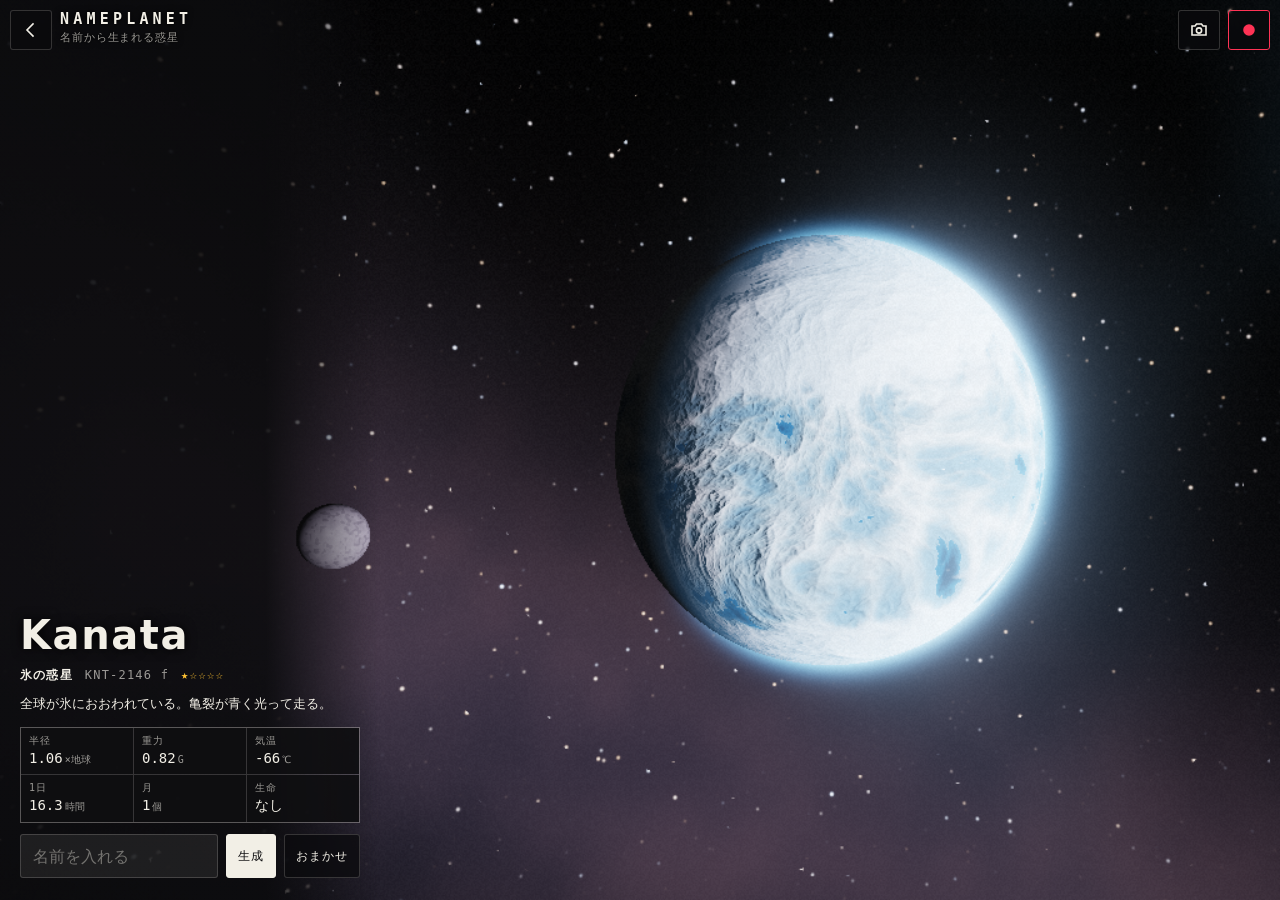
<file: lab/planet.html>
<!doctype html>
<html lang="ja">
<head>
<meta charset="utf-8">
<meta name="viewport" content="width=device-width, initial-scale=1, maximum-scale=1, user-scalable=no, viewport-fit=cover">
<meta name="theme-color" content="#0b0b0d">
<title>NAMEPLANET — Kanata Lab</title>
<meta name="description" content="名前を入れると、その名前だけの惑星がひとつ生まれる。同じ名前なら、世界中どこで開いても同じ星。">
<meta property="og:title" content="NAMEPLANET — あなたの名前は、どんな星？">
<meta property="og:description" content="名前を入れると、その名前だけの惑星がひとつ生まれる。同じ名前なら、世界中どこで開いても同じ星。">
<meta property="og:image" content="https://kastanetkid.github.io/Kanata/lab/img/planet.jpg">
<meta name="twitter:card" content="summary_large_image">
<link rel="stylesheet" href="kit.css">
<style>
  .k-bar { display: none; }
  .k-hint { bottom: auto; top: calc(var(--st) + 64px); }
  #card {
    position: fixed; z-index: 18; left: 0; right: 0; bottom: 0;
    padding: 34px 16px calc(var(--sb) + 14px);
    background: linear-gradient(to top, rgba(11, 11, 13, .94) 62%, rgba(11, 11, 13, 0));
    display: flex; flex-direction: column; gap: 9px; pointer-events: none;
  }
  #card > * { pointer-events: auto; }
  #pname {
    margin: 0; font-size: clamp(24px, 8vw, 40px); font-weight: 700; letter-spacing: .04em; line-height: 1.15;
    font-family: "Hiragino Kaku Gothic ProN", "Noto Sans JP", "Yu Gothic", system-ui, sans-serif;
    overflow-wrap: anywhere; text-shadow: 0 0 12px #000;
  }
  #pmeta { font-size: 12px; letter-spacing: .1em; color: var(--dim); display: flex; flex-wrap: wrap; gap: 4px 12px; align-items: baseline; }
  #pmeta b { color: var(--ink); font-weight: 600; }
  #pmeta .star { color: var(--accent); letter-spacing: .12em; }
  #pflavor {
    margin: 0; font-size: 13px; line-height: 1.75; color: var(--ink); max-width: 46em;
    font-family: "Hiragino Kaku Gothic ProN", "Noto Sans JP", "Yu Gothic", system-ui, sans-serif;
  }
  #pstats { display: grid; grid-template-columns: repeat(3, 1fr); gap: 1px; margin: 2px 0; background: var(--line); border: 1px solid var(--line); }
  #pstats div { background: rgba(11, 11, 13, .9); padding: 6px 8px 7px; min-width: 0; }
  #pstats dt { font-size: 10px; color: var(--dim); letter-spacing: .12em; }
  #pstats dd { margin: 2px 0 0; font-size: 14px; font-variant-numeric: tabular-nums; white-space: nowrap; overflow: hidden; text-overflow: ellipsis; }
  #pstats dd small { font-size: 10px; color: var(--dim); margin-left: 2px; }
  #pform { display: flex; gap: 8px; }
  #pinput {
    flex: 1; min-width: 0; height: 44px; padding: 0 12px; border-radius: 3px;
    background: rgba(242, 239, 230, .08); border: 1px solid var(--line); color: var(--ink); font-size: 16px;
    -webkit-user-select: text; user-select: text; outline: none;
    font-family: "Hiragino Kaku Gothic ProN", "Noto Sans JP", "Yu Gothic", system-ui, sans-serif;
  }
  #pinput:focus { border-color: var(--accent); }
  #pinput::placeholder { color: rgba(242, 239, 230, .4); }
  #pform .k-btn { height: 44px; }
  @media (min-width: 760px) and (min-aspect-ratio: 1/1) {
    #card { right: auto; top: 0; width: 380px; justify-content: flex-end; padding: 80px 20px 22px;
      background: linear-gradient(to right, rgba(11, 11, 13, .9) 70%, rgba(11, 11, 13, 0)); }
  }
  @media (max-height: 620px) and (max-width: 759px) { #pflavor { display: none; } }
</style>
</head>
<body>
<canvas id="c" class="stage" tabindex="0" aria-label="惑星の描画。ドラッグで視点を回し、ピンチまたはホイールで距離を変える"></canvas>
<section id="card" aria-live="polite">
  <h1 id="pname"></h1>
  <div id="pmeta"></div>
  <p id="pflavor"></p>
  <dl id="pstats"></dl>
  <form id="pform" autocomplete="off">
    <input id="pinput" type="text" maxlength="24" placeholder="名前を入れる" aria-label="惑星のもとになる名前" enterkeyhint="go">
    <button class="k-btn on" type="submit">生成</button>
    <button class="k-btn" type="button" id="prand" aria-label="ランダムな名前で生成">おまかせ</button>
  </form>
</section>
<script src="kit.js"></script>
<script>
'use strict';
// NAMEPLANET
// 名前の文字列をハッシュして乱数の種にし、惑星のすべて（型・色・地形・雲・環・月・自転）を決める。
// 画像やモデルのデータは持たない。球との交点を解析的に求め、地形や雲はノイズ関数で毎フレーム計算している。
const FS = `#version 300 es
precision highp float;
in vec2 vUv;
out vec4 outColor;
uniform vec2 uRes, uCenter;
uniform float uTime, uFov, uPix, uGas, uAppear;
uniform vec3 uCam, uSun, uSunCol, uSeed, uAxis;
uniform mat3 uBasis, uRot;
uniform vec3 uPal[5];
uniform vec3 uCloudCol, uAtmoCol, uGlowCol, uRingCol;
uniform vec4 uTer;    // 海面の高さ, 地形の細かさ, ゆがみ, 尾根の鋭さ
uniform vec4 uClim;   // 氷冠の広さ, 雲の量, 雲の細かさ, 大気の濃さ
uniform vec4 uEmi;    // 都市の灯, 溶岩, オーロラ, 縞の数
uniform vec4 uRing;   // 内径, 外径, 濃さ, 模様の種
uniform vec4 uStorm;  // 嵐の位置 (xyz) と大きさ
uniform vec4 uMoon[3];
uniform vec3 uMoonCol[3];

const float PI = 3.14159265;

float h11(float p) { p = fract(p * 0.1031); p *= p + 33.33; p *= p + p; return fract(p); }
float h31(vec3 p) { p = fract(p * 0.1031); p += dot(p, p.zyx + 31.32); return fract((p.x + p.y) * p.z); }
vec3 h33(vec3 p) { p = fract(p * vec3(0.1031, 0.1030, 0.0973)); p += dot(p, p.yxz + 33.33); return fract((p.xxy + p.yxx) * p.zyx); }
float n1(float x) { float i = floor(x), f = fract(x); f = f * f * (3.0 - 2.0 * f); return mix(h11(i), h11(i + 1.0), f); }
float vnoise(vec3 x) {
  vec3 i = floor(x), f = fract(x);
  f = f * f * (3.0 - 2.0 * f);
  return mix(mix(mix(h31(i), h31(i + vec3(1, 0, 0)), f.x), mix(h31(i + vec3(0, 1, 0)), h31(i + vec3(1, 1, 0)), f.x), f.y),
             mix(mix(h31(i + vec3(0, 0, 1)), h31(i + vec3(1, 0, 1)), f.x), mix(h31(i + vec3(0, 1, 1)), h31(i + vec3(1, 1, 1)), f.x), f.y), f.z);
}
float fbm(vec3 p, int oct) {
  float a = 0.5, s = 0.0, t = 0.0;
  for (int i = 0; i < 6; i++) {
    if (i >= oct) break;
    s += a * vnoise(p); t += a; p = p * 2.03 + 17.1; a *= 0.5;
  }
  return s / t;
}
// 勾配ノイズ：値ノイズより格子っぽさが出にくいので、海岸線や山並みに使う（およそ 0〜1）
float gnoise(vec3 x) {
  vec3 i = floor(x), f = fract(x);
  vec3 u = f * f * f * (f * (f * 6.0 - 15.0) + 10.0);
  #define GR(o) dot(h33(i + o) * 2.0 - 1.0, f - o)
  float a = mix(mix(mix(GR(vec3(0, 0, 0)), GR(vec3(1, 0, 0)), u.x), mix(GR(vec3(0, 1, 0)), GR(vec3(1, 1, 0)), u.x), u.y),
                mix(mix(GR(vec3(0, 0, 1)), GR(vec3(1, 0, 1)), u.x), mix(GR(vec3(0, 1, 1)), GR(vec3(1, 1, 1)), u.x), u.y), u.z);
  return clamp(0.5 + a * 0.85, 0.0, 1.0);
}
vec3 warp3(vec3 w) { return vec3(vnoise(w + 5.2), vnoise(w + 17.9), vnoise(w + 31.4)) - 0.5; }

// ---- 岩石惑星の地形（0〜1）。尾根ノイズを混ぜると山脈や亀裂になる
float terrainAt(vec3 w) {
  float a = 0.5, s = 0.0, t = 0.0;
  for (int i = 0; i < 5; i++) {
    float n = gnoise(w);
    float r = 1.0 - abs(2.0 * n - 1.0);
    s += a * mix(n, r * r, uTer.w); t += a;
    w = w * 2.11 + 17.1; a *= 0.54;
  }
  return s / t;
}
float cloudTone = 1.0;
float cloudsAt(vec3 q) {
  vec3 w = q * uClim.z * vec3(1.0, 1.7, 1.0) + uSeed.zxy * 1.7 + vec3(0.0, uTime * 0.006, 0.0);
  w += warp3(w * 0.7 + 3.0) * 1.6;
  float c = fbm(w, 5);
  float th = mix(0.74, 0.30, uClim.y);
  cloudTone = 0.72 + 0.56 * smoothstep(th, th + 0.45, c) * fbm(w * 2.7 + 8.0, 2);
  return smoothstep(th, th + 0.2, c);
}
vec3 pal(float v) {
  v = clamp(v, 0.0, 1.0) * 4.0;
  vec3 c = mix(uPal[0], uPal[1], clamp(v, 0.0, 1.0));
  c = mix(c, uPal[2], clamp(v - 1.0, 0.0, 1.0));
  c = mix(c, uPal[3], clamp(v - 2.0, 0.0, 1.0));
  return mix(c, uPal[4], clamp(v - 3.0, 0.0, 1.0));
}

float sphere(vec3 ro, vec3 rd, vec3 c, float r) {
  vec3 oc = ro - c;
  float b = dot(oc, rd), d = b * b - dot(oc, oc) + r * r;
  if (d < 0.0) return -1.0;
  return -b - sqrt(d);
}
// 環の濃さ（中心からの距離だけで決まる）
float ringDens(float r) {
  float x = (r - uRing.x) / (uRing.y - uRing.x);
  if (x <= 0.0 || x >= 1.0) return 0.0;
  float s = uRing.w;
  float n = 0.5 * n1(x * 7.0 + s) + 0.3 * n1(x * 23.0 + s * 2.3) + 0.2 * n1(x * 71.0 + s * 4.1);
  float d = smoothstep(0.28, 0.62, n) * (0.55 + 0.45 * n1(x * 160.0 + s));
  d *= smoothstep(0.0, 0.05, x) * smoothstep(1.0, 0.9, x);
  d *= 1.0 - 0.92 * smoothstep(0.035, 0.0, abs(x - (0.35 + 0.4 * h11(s))));
  return d * uRing.z;
}
// 点 p から太陽へ向かう光が、惑星・環・月にどれだけ遮られるか
float sunVisPlanet(vec3 p) {
  float b = dot(p, uSun), d = b * b - dot(p, p) + 1.0;
  if (d < 0.0 || b > 0.0) return 1.0;
  return 1.0 - smoothstep(0.0, 0.006, d);
}
float sunVisRing(vec3 p) {
  if (uRing.z <= 0.0) return 1.0;
  float dn = dot(uSun, uAxis);
  if (abs(dn) < 1e-4) return 1.0;
  float t = -dot(p, uAxis) / dn;
  if (t <= 0.0) return 1.0;
  return 1.0 - 0.85 * ringDens(length(p + uSun * t));
}
float sunVisMoons(vec3 p) {
  float v = 1.0;
  for (int i = 0; i < 3; i++) {
    if (uMoon[i].w <= 0.0) continue;
    vec3 oc = p - uMoon[i].xyz;
    float b = dot(oc, uSun);
    if (b > 0.0) continue;
    float d2 = dot(oc, oc) - b * b;
    v *= smoothstep(uMoon[i].w * 0.55, uMoon[i].w * 1.25, sqrt(d2));
  }
  return v;
}

vec3 starLayer(vec3 d, float N, float thresh) {
  vec3 id = floor(d * N);
  vec3 r = h33(id);
  if (r.x <= thresh) return vec3(0.0);
  vec3 sp = normalize(id + 0.3 + 0.4 * h33(id + 7.7));
  float rad = clamp(uPix * N, 0.04, 0.2);
  float dd = length(d - sp) * N / rad;
  float mag = pow(r.y, 14.0) * 7.0 + 0.04 + 0.4 * pow(r.y, 4.0);
  vec3 tint = mix(vec3(1.0, 0.72, 0.5), vec3(0.65, 0.78, 1.0), r.z);
  return tint * mag * exp(-dd * dd);
}
vec3 sky(vec3 d) {
  vec3 col = starLayer(d, 30.0, 0.96) * 0.8 + starLayer(d, 70.0, 0.96) * 0.45 + starLayer(d, 150.0, 0.955) * 0.22;
  vec3 n = normalize(vec3(0.3, 0.8, -0.5));
  float lat = dot(d, n);
  float band = exp(-lat * lat * 14.0);
  float cl = fbm(d * 3.0 + 9.0 + uSeed * 0.1, 4);
  col += mix(vec3(0.05, 0.07, 0.14), vec3(0.16, 0.1, 0.12), cl) * band * cl * 0.9;
  col += smoothstep(0.55, 0.9, fbm(d * 1.6 + 40.0 + uSeed * 0.07, 3)) * uAtmoCol * 0.035;
  return col;
}

// ---- 岩石惑星の表面
vec3 shadeRock(vec3 n, vec3 rd, vec3 q, float px) {
  vec3 w = q * uTer.y + uSeed;
  w += warp3(w * 0.6) * uTer.z;
  float e = max(0.0035, px * 1.5);
  vec3 t1 = normalize(cross(q, vec3(0.0, 1.0, 0.03)));
  vec3 t2 = cross(q, t1);
  float h0 = terrainAt(w), h1 = terrainAt(w + t1 * e * uTer.y), h2 = terrainAt(w + t2 * e * uTer.y);
  float sea = uTer.x;
  float land = smoothstep(sea - 0.004, sea + 0.004, h0);
  float el = clamp((h0 - sea) / (0.8 - sea), 0.0, 1.0);
  float depth = clamp((sea - h0) / 0.22, 0.0, 1.0);

  // 色：海は深さ、陸は高さと緯度
  float lat = abs(q.y);
  float lavaSea = uEmi.y;
  vec3 seaCol = mix(uPal[1], uPal[0], smoothstep(0.0, 0.7, depth));
  float dry = vnoise(w * 0.5 + 40.0);
  vec3 landCol = mix(uPal[2], uPal[3], smoothstep(0.08, 0.55, el + (dry - 0.5) * 0.3 + (lat - 0.4) * 0.25));
  landCol = mix(landCol, uPal[4], smoothstep(0.55, 0.9, el + (dry - 0.5) * 0.15));
  landCol = mix(landCol, landCol * 1.25 + 0.03, smoothstep(0.03, 0.0, el) * (1.0 - lavaSea));   // 浜
  vec3 alb = mix(seaCol, landCol, land);
  // 氷冠
  float ice = smoothstep(uClim.x - 0.05, uClim.x + 0.03, lat + (h0 - 0.5) * 0.35 + (vnoise(w * 3.0) - 0.5) * 0.12);
  ice *= 1.0 - lavaSea;
  alb = mix(alb, vec3(0.86, 0.91, 0.96), ice);
  float water = (1.0 - land) * (1.0 - ice) * (1.0 - lavaSea);

  // 起伏の法線（陸だけ）
  vec3 grad = (t1 * (h1 - h0) + t2 * (h2 - h0)) / e;
  vec3 nl = normalize(q - grad * 0.06 * mix(0.15, 1.0, land) * (1.0 - 0.5 * ice));
  vec3 nb = transpose(uRot) * nl;

  // 雲とその影
  vec3 sunL = uRot * uSun;
  float cover = uClim.y > 0.0 ? 1.0 : 0.0;
  float clSh = cover * cloudsAt(normalize(q + sunL * 0.035));
  float cl = cover * cloudsAt(q);
  vec3 cloudC = uCloudCol * cloudTone;

  float ndl = dot(nb, uSun), ndlS = dot(n, uSun);
  float atmo = uClim.w;
  float vis = sunVisRing(n) * sunVisMoons(n);
  // 明暗の境目は大気が濃いほどやわらかく、夕焼け色がつく
  float soft = 0.06 + 0.2 * atmo;
  float day = smoothstep(-soft, soft * 1.6, ndlS) * clamp(ndl * 0.85 + 0.15, 0.0, 1.0) * vis;
  vec3 sunC = uSunCol * mix(mix(vec3(1.0), vec3(1.0, 0.42, 0.18), atmo * 0.9), vec3(1.0), smoothstep(-0.05, 0.4, ndlS));
  vec3 col = alb * sunC * day * (1.0 - 0.55 * clSh * (1.0 - cl));
  col += alb * 0.006;
  // 海のきらめき
  vec3 hv = normalize(uSun - rd);
  float spec = pow(max(dot(n, hv), 0.0), 140.0) * 2.2 + pow(max(dot(n, hv), 0.0), 18.0) * 0.12;
  col += water * spec * sunC * day * (1.0 - cl);
  // 溶岩：昼夜に関係なく自分で光る
  if (lavaSea > 0.0) {
    float crust = smoothstep(0.3, 0.8, fbm(w * 4.0 + uTime * 0.015, 3));
    float glow = (1.0 - land) * (0.08 + 0.92 * crust * crust) * (0.4 + 0.6 * smoothstep(0.0, 0.5, depth)) + land * smoothstep(0.06, 0.0, el) * 0.35;
    float cracks = land * smoothstep(0.88, 0.98, 1.0 - abs(2.0 * gnoise(w * 3.3 + 9.0) - 1.0)) * (1.0 - el);
    vec3 hot = mix(uGlowCol, vec3(1.0, 0.85, 0.45), crust * crust * (1.0 - land));
    col += hot * (glow * 2.2 + cracks * 1.5) * lavaSea * (1.0 - 0.8 * cl);
  }
  // 雲
  float cday = smoothstep(-soft, soft * 1.6, ndlS) * clamp(ndlS * 0.9 + 0.1, 0.0, 1.0) * vis;
  col = mix(col, cloudC * sunC * cday + cloudC * 0.004, cl * 0.94);
  // 夜側：都市の灯とオーロラ
  float night = smoothstep(0.08, -0.22, ndlS);
  if (uEmi.x > 0.0) {
    float region = smoothstep(0.5, 0.72, vnoise(w * 2.2 + 70.0));
    float dots = smoothstep(0.58, 0.92, vnoise(q * 95.0 + uSeed)) * smoothstep(0.35, 0.7, vnoise(q * 31.0 + uSeed.yzx));
    float coast = smoothstep(0.5, 0.0, el);
    col += uGlowCol * dots * region * coast * land * (1.0 - ice) * night * (1.0 - 0.85 * cl) * uEmi.x * 5.0;
  }
  if (uEmi.z > 0.0) {
    float ring = exp(-pow((lat - 0.86 + 0.05 * (vnoise(q * 6.0 + uTime * 0.05) - 0.5)) / 0.035, 2.0));
    float curtain = 0.4 + 0.6 * vnoise(vec3(q.xz * 26.0, uTime * 0.25));
    col += mix(vec3(0.1, 1.0, 0.45), vec3(0.7, 0.2, 1.0), vnoise(q * 9.0 + 3.0)) * ring * curtain * (0.25 + 0.75 * night) * uEmi.z * 0.9;
  }
  // 大気の散乱：ふちほど厚く見える
  float rim = pow(1.0 - max(dot(n, -rd), 0.0), 2.6);
  float lit = smoothstep(-0.3, 0.45, ndlS);
  col = mix(col, col * 0.75 + uAtmoCol * 0.2 * lit, atmo * 0.35);
  col += uAtmoCol * (rim * 1.2 + 0.05) * atmo * lit * uSunCol;
  return col;
}

// ---- ガス惑星
vec3 shadeGas(vec3 n, vec3 rd, vec3 q) {
  // 嵐：中心のまわりで模様をねじる
  float sw = 0.0;
  if (uStorm.w > 0.0) {
    vec3 sc = normalize(uStorm.xyz);
    float ang = acos(clamp(dot(q, sc), -1.0, 1.0));
    sw = exp(-pow(ang / uStorm.w, 2.0));
    float a = sw * 2.6;
    q = q * cos(a) + cross(sc, q) * sin(a) + sc * dot(sc, q) * (1.0 - cos(a));
  }
  vec3 w = q * vec3(1.6, 5.5, 1.6) + uSeed + vec3(0.0, 0.0, uTime * 0.004);
  float turb = fbm(w + warp3(w * 0.8) * 0.9, 5);
  float lat = q.y + (turb - 0.5) * uTer.z * (1.0 - 0.6 * abs(q.y));
  float bc = lat * uEmi.w;
  float v = 0.5 + 0.5 * sin(bc * PI + 3.0 * n1(bc * 0.6 + uSeed.x));
  v = mix(v, n1(bc * 1.7 + uSeed.y * 3.0), 0.35);
  float streak = fbm(q * vec3(3.0, 26.0, 3.0) + uSeed.yzx + turb * 1.5, 4);
  v += (streak - 0.5) * uTer.w;
  vec3 alb = pal(v);
  alb = mix(alb, uGlowCol, sw * 0.75);
  alb *= 0.82 + 0.36 * streak;
  // 極はすこし暗く、色が沈む
  alb = mix(alb, alb * vec3(0.7, 0.75, 0.85), smoothstep(0.6, 0.98, abs(q.y)));

  float ndl = dot(n, uSun);
  float vis = sunVisRing(n) * sunVisMoons(n);
  float day = smoothstep(-0.12, 0.3, ndl) * clamp(ndl * 0.9 + 0.1, 0.0, 1.0) * vis;
  float limb = pow(max(dot(n, -rd), 0.0), 0.45);
  vec3 sunC = uSunCol * mix(vec3(1.0, 0.5, 0.25), vec3(1.0), smoothstep(-0.05, 0.4, ndl));
  vec3 col = alb * sunC * day * limb + alb * 0.004;
  float rim = pow(1.0 - max(dot(n, -rd), 0.0), 3.0);
  col += uAtmoCol * rim * 1.3 * uClim.w * smoothstep(-0.3, 0.45, ndl) * uSunCol;
  if (uEmi.z > 0.0) {
    float ring = exp(-pow((abs(q.y) - 0.9) / 0.03, 2.0));
    col += vec3(0.25, 0.6, 1.0) * ring * (0.4 + 0.6 * vnoise(vec3(q.xz * 20.0, uTime * 0.3))) * uEmi.z;
  }
  return col;
}

vec3 shadeMoon(int i, vec3 p, vec3 rd) {
  vec3 c = uMoon[i].xyz;
  vec3 n = normalize(p - c);
  float tex = fbm(n * 5.0 + float(i) * 13.0 + uSeed, 4);
  float crater = smoothstep(0.62, 0.7, vnoise(n * 11.0 + float(i) * 7.0));
  vec3 alb = uMoonCol[i] * (0.55 + 0.7 * tex) * (1.0 - 0.3 * crater);
  float ndl = max(dot(n, uSun), 0.0);
  return alb * uSunCol * ndl * sunVisPlanet(p) + alb * 0.004;
}

void main() {
  vec2 px = (gl_FragCoord.xy - uCenter) / min(uRes.x, uRes.y);
  vec3 rd = normalize(uBasis * vec3(px * 2.0 * uFov, 1.0));
  vec3 ro = uCam;

  // いちばん手前の不透明なもの：惑星か月
  float tP = sphere(ro, rd, vec3(0.0), 1.0);
  float tBest = tP > 0.0 ? tP : 1e9;
  int hit = tP > 0.0 ? 0 : -1;
  for (int i = 0; i < 3; i++) {
    if (uMoon[i].w <= 0.0) continue;
    float tm = sphere(ro, rd, uMoon[i].xyz, uMoon[i].w);
    if (tm > 0.0 && tm < tBest) { tBest = tm; hit = i + 1; }
  }

  vec3 col;
  float sunDot = dot(rd, uSun);
  if (hit == 0) {
    vec3 p = ro + rd * tP;
    vec3 q = uRot * p;
    col = uGas > 0.5 ? shadeGas(p, rd, q) : shadeRock(p, rd, q, uPix * tP);
  } else if (hit > 0) {
    col = shadeMoon(hit - 1, ro + rd * tBest, rd);
  } else {
    col = sky(rd);
    // 太陽
    float ang = acos(clamp(sunDot, -1.0, 1.0));
    col += uSunCol * (smoothstep(0.02, 0.014, ang) * 60.0 + 0.0009 / (ang * ang + 0.0004) + 0.05 * exp(-ang * 5.0));
    // 大気のふち：惑星をかすめる視線ほど明るい
    float tca = -dot(ro, rd);
    if (tca > 0.0 && uClim.w > 0.0) {
      vec3 c = ro + rd * tca;
      float d = length(c);
      float glow = exp(-(d - 1.0) / (0.012 + 0.035 * uClim.w));
      float lit = smoothstep(-0.4, 0.35, dot(c / d, uSun));
      float fwd = 1.0 + 5.0 * pow(max(sunDot, 0.0), 6.0);
      col += uAtmoCol * uSunCol * glow * lit * fwd * (0.5 + 0.9 * uClim.w);
    }
  }

  // 環（半透明なので最後に重ねる）
  if (uRing.z > 0.0) {
    float dn = dot(rd, uAxis);
    if (abs(dn) > 1e-5) {
      float tr = -dot(ro, uAxis) / dn;
      if (tr > 0.0 && tr < tBest) {
        vec3 p = ro + rd * tr;
        float r = length(p);
        float dens = ringDens(r);
        if (dens > 0.0) {
          float x = (r - uRing.x) / (uRing.y - uRing.x);
          vec3 rc = uRingCol * (0.75 + 0.5 * n1(x * 31.0 + uRing.w * 5.0));
          // 太陽と同じ側から見れば反射光、反対側からなら透けてくる光
          float same = step(0.0, dot(uSun, uAxis) * dot(-rd, uAxis));
          float fwd = pow(max(sunDot, 0.0), 8.0);
          float litR = mix(0.2 * (1.0 - dens * 0.6) + fwd * 0.9, 0.52, same) * sunVisPlanet(p) * sunVisMoons(p);
          vec3 lc = rc * uSunCol * litR + rc * 0.004;
          float a = clamp(dens * (0.55 + 0.45 / max(abs(dn), 0.25)), 0.0, 0.97);
          col = mix(col, lc, a);
        }
      }
    }
  }
  outColor = vec4(col * uAppear, 1.0);
}`;

// ================= 名前 → 惑星 =================
const lin = c => c.map(v => Math.pow(v, 2.2));
function hsl(h, s, l) {
  h = ((h % 360) + 360) % 360 / 360;
  const f = n => {
    const k = (n + h * 12) % 12, a = s * Math.min(l, 1 - l);
    return l - a * Math.max(-1, Math.min(k - 3, 9 - k, 1));
  };
  return lin([f(0), f(8), f(4)]);
}
const mixc = (a, b, t) => a.map((v, i) => v + (b[i] - v) * t);
const norm = v => { const l = Math.hypot(...v); return v.map(x => x / l); };

const TYPES = [
  ['terran', 24], ['ocean', 11], ['desert', 13], ['ice', 12], ['lava', 9], ['gas', 16], ['icegiant', 8], ['toxic', 7],
];
const TYPE_JA = {
  terran: '地球型惑星', ocean: '海洋惑星', desert: '砂漠惑星', ice: '氷の惑星',
  lava: '溶岩惑星', gas: '巨大ガス惑星', icegiant: '巨大氷惑星', toxic: '厚い雲の惑星',
};

function normalizeName(s) {
  return (s || '').normalize('NFKC').replace(/\s+/g, ' ').trim().slice(0, 24);
}

function makePlanet(rawName) {
  const name = normalizeName(rawName) || 'Kanata';
  const R = Kit.rng('nameplanet/1/' + name.toLowerCase());
  let roll = R() * TYPES.reduce((s, t) => s + t[1], 0), type = TYPES[0][0];
  for (const [t, w] of TYPES) { if ((roll -= w) < 0) { type = t; break; } }
  const gas = type === 'gas' || type === 'icegiant';
  const P = {
    name, type, gas,
    seed: [R.range(0, 60), R.range(0, 60), R.range(0, 60)],
    ter: [0.5, 2.4, 0.9, 0.3], clim: [0.8, 0.4, 2.6, 0.6], emi: [0, 0, 0, 0],
    pal: [], cloud: lin([0.95, 0.96, 0.98]), atmo: lin([0.35, 0.6, 1.0]), glow: lin([1.0, 0.72, 0.36]),
    ring: [0, 0, 0, 0], ringCol: lin([0.8, 0.74, 0.62]), storm: [0, 0, 1, 0], moons: [],
    rare: 0, tags: [],
  };
  const S = {};   // 表示する数値

  if (type === 'terran' || type === 'ocean') {
    // 植生の色：ほとんどは緑。まれに紫・青緑・赤
    const vr = R();
    let vh, vTag = '';
    if (vr < 0.68) vh = R.range(85, 135);
    else if (vr < 0.80) { vh = R.range(275, 320); vTag = '紫の森'; P.rare += 2; }
    else if (vr < 0.91) { vh = R.range(160, 185); vTag = '青緑の森'; P.rare += 1; }
    else { vh = R.range(350, 378); vTag = '赤い森'; P.rare += 2; }
    const sr = R();
    const sh = sr < 0.8 ? R.range(200, 225) : sr < 0.92 ? R.range(168, 185) : R.range(250, 275);
    if (sr >= 0.92) { P.rare += 1; P.tags.push('すみれ色の海'); }
    P.pal = [
      hsl(sh + 8, 0.72, 0.1), hsl(sh - 8, 0.66, 0.3),
      hsl(vh, R.range(0.45, 0.65), R.range(0.2, 0.3)), hsl(vh - 40, R.range(0.3, 0.45), R.range(0.34, 0.44)),
      hsl(R.range(15, 40), 0.14, R.range(0.5, 0.68)),
    ];
    if (vTag) P.tags.push(vTag);
    P.ter = [type === 'ocean' ? R.range(0.58, 0.63) : R.range(0.47, 0.54), R.range(1.9, 3.2), R.range(0.6, 1.5), R.range(0.15, 0.6)];
    P.clim = [R.range(0.7, 0.95), type === 'ocean' ? R.range(0.45, 0.75) : R.range(0.3, 0.6), R.range(3.0, 4.6), R.range(0.5, 0.85)];
    P.atmo = hsl(sh - 5 + R.range(-10, 10), 0.85, 0.6);
    S.temp = Math.round(type === 'ocean' ? R.range(4, 31) : R.range(-6, 33));
    const lr = R();
    if (type === 'terran' && lr < 0.3) { P.emi[0] = R.range(0.7, 1.2); S.life = '文明あり'; P.civ = true; P.rare += 2; P.glow = hsl(R.range(28, 48), 0.9, 0.62); }
    else if (lr < 0.62) S.life = type === 'ocean' ? '海の生きもの' : '動植物';
    else if (lr < 0.9) S.life = '植物';
    else S.life = '微生物';
    if (R.chance(0.3)) { P.emi[2] = R.range(0.6, 1.0); P.tags.push('オーロラ'); P.rare += 1; }
  } else if (type === 'desert') {
    const h = R.pick([R.range(18, 34), R.range(18, 34), R.range(36, 48), R.range(2, 14)]);
    P.pal = [
      hsl(h + 150, 0.4, 0.14), hsl(h + 140, 0.42, 0.3),
      hsl(h, R.range(0.36, 0.56), R.range(0.3, 0.4)), hsl(h - 8, R.range(0.3, 0.5), R.range(0.44, 0.56)),
      hsl(h + 8, 0.3, R.range(0.6, 0.75)),
    ];
    P.ter = [R.chance(0.35) ? R.range(0.36, 0.42) : 0.2, R.range(1.8, 3.2), R.range(0.8, 1.8), R.range(0.35, 0.8)];
    P.clim = [R.chance(0.4) ? R.range(0.88, 0.97) : 2, R.chance(0.6) ? R.range(0.05, 0.25) : 0, R.range(3.0, 4.4), R.range(0.15, 0.45)];
    P.cloud = hsl(h + 5, 0.3, 0.8);
    P.atmo = hsl(h + R.range(-12, 10), 0.6, 0.66);
    S.temp = Math.round(R.range(28, 130));
    S.life = R.chance(0.12) ? '砂の下に微生物' : 'なし';
    if (P.ter[0] > 0.3) P.tags.push('塩の湖');
  } else if (type === 'ice') {
    const h = R.range(185, 215);
    P.pal = [
      hsl(h + 10, 0.55, 0.16), hsl(h, 0.5, 0.42),
      hsl(h, 0.28, 0.66), hsl(h - 8, 0.18, 0.8), hsl(h, 0.1, 0.93),
    ];
    P.ter = [R.range(0.36, 0.47), R.range(1.6, 3.0), R.range(0.5, 1.4), R.range(0.6, 0.95)];
    P.clim = [R.range(0.5, 0.75), R.range(0.1, 0.4), R.range(3.0, 4.4), R.range(0.25, 0.55)];
    P.atmo = hsl(h + R.range(-12, 12), 0.6, 0.7);
    S.temp = Math.round(R.range(-185, -55));
    S.life = R.chance(0.2) ? '氷の下の海に？' : 'なし';
    if (R.chance(0.5)) { P.emi[2] = R.range(0.7, 1.1); P.tags.push('オーロラ'); P.rare += 1; }
  } else if (type === 'lava') {
    const h = R.range(8, 30);
    P.pal = [
      hsl(h, 0.5, 0.03), hsl(h, 0.4, 0.05),
      hsl(h, 0.2, 0.07), hsl(h + 5, 0.12, 0.13), hsl(h, 0.06, 0.22),
    ];
    P.ter = [R.range(0.4, 0.47), R.range(1.8, 3.0), R.range(0.8, 1.7), R.range(0.5, 0.9)];
    P.clim = [2, R.chance(0.6) ? R.range(0.1, 0.35) : 0, R.range(3.0, 4.2), R.range(0.3, 0.6)];
    P.emi[1] = 1;
    P.cloud = lin([0.2, 0.17, 0.16]);
    P.glow = hsl(h + 6, 1, 0.52);
    P.atmo = hsl(h + 4, 0.9, 0.5);
    S.temp = Math.round(R.range(620, 1900) / 10) * 10;
    S.life = 'なし';
    P.rare += 1;
  } else if (type === 'toxic') {
    const h = R.pick([R.range(45, 70), R.range(45, 70), R.range(80, 110), R.range(20, 35)]);
    P.pal = [
      hsl(h, 0.4, 0.1), hsl(h, 0.4, 0.2),
      hsl(h - 10, 0.35, 0.22), hsl(h - 16, 0.3, 0.32), hsl(h, 0.2, 0.45),
    ];
    P.ter = [0.3, R.range(1.6, 2.6), 1.0, 0.4];
    P.clim = [2, R.range(0.9, 1.0), R.range(1.4, 2.2), R.range(0.85, 1.0)];
    P.cloud = hsl(h, R.range(0.45, 0.7), R.range(0.5, 0.62));
    P.atmo = hsl(h + R.range(-8, 8), 0.75, 0.62);
    S.temp = Math.round(R.range(290, 490));
    S.life = R.chance(0.1) ? '雲の中に微生物？' : 'なし';
  } else {
    // ガス・氷の巨大惑星
    const ig = type === 'icegiant';
    let hues;
    const gr = R();
    if (ig) hues = gr < 0.7 ? [R.range(195, 225), 14] : [R.range(160, 185), 12];
    else if (gr < 0.45) hues = [R.range(22, 40), 18];                // 木星ふう
    else if (gr < 0.70) hues = [R.range(40, 55), 10];                // 土星ふう
    else if (gr < 0.84) { hues = [R.range(320, 350), 30]; P.tags.push('桃色の縞'); P.rare += 2; }
    else if (gr < 0.94) { hues = [R.range(255, 285), 26]; P.tags.push('紫の縞'); P.rare += 2; }
    else { hues = [R.range(110, 150), 24]; P.tags.push('緑の縞'); P.rare += 3; }
    const [h0, spread] = hues;
    const sat = ig ? R.range(0.45, 0.7) : R.range(0.3, 0.6);
    P.pal = [0, 1, 2, 3, 4].map(i => hsl(h0 + (R() - 0.5) * 2 * spread, sat * R.range(0.6, 1.1), ig ? R.range(0.36, 0.62) : [0.22, 0.38, 0.52, 0.66, 0.8][i] + R.range(-0.05, 0.05)));
    P.ter = [0, 0, ig ? R.range(0.04, 0.1) : R.range(0.1, 0.24), ig ? R.range(0.06, 0.14) : R.range(0.16, 0.34)];
    P.emi[3] = ig ? R.range(2.5, 5) : R.range(6, 13);
    P.clim = [2, 0, 0, R.range(0.6, 0.95)];
    P.atmo = hsl(h0 + (ig ? 0 : R.range(-15, 15)), 0.7, 0.66);
    if (R.chance(ig ? 0.35 : 0.6)) {
      const lat = R.range(-0.5, 0.5), lon = R.range(0, 6.28), c = Math.cos(lat);
      P.storm = [c * Math.cos(lon), Math.sin(lat), c * Math.sin(lon), R.range(0.1, 0.2)];
      P.glow = hsl(ig ? h0 - 30 : R.range(5, 20), 0.7, ig ? 0.2 : 0.42);
      P.tags.push('巨大な嵐');
    }
    if (R.chance(0.35)) { P.emi[2] = R.range(0.5, 0.9); P.tags.push('オーロラ'); }
    S.temp = Math.round(R.range(-215, -95));
    S.life = 'なし';
  }

  // 環
  if (R.chance(gas ? 0.55 : 0.1)) {
    const inner = R.range(1.25, 1.6);
    P.ring = [inner, inner + R.range(0.45, 1.25), R.range(0.55, 0.95), R.range(1, 50)];
    P.ringCol = gas ? mixc(P.pal[3], lin([0.85, 0.8, 0.7]), 0.6) : hsl(R.range(15, 45), 0.25, 0.62);
    P.tags.push('環');
    P.rare += gas ? 1 : 3;
  }
  // 自転軸の傾き
  const tilt = R.range(0.05, 0.5) * (R.chance(0.5) ? 1 : -1), tdir = R.range(0, 6.28);
  P.axis = norm([Math.sin(tilt) * Math.cos(tdir), Math.cos(tilt), Math.sin(tilt) * Math.sin(tdir)]);
  S.tilt = Math.round(Math.abs(tilt) * 180 / Math.PI);
  // 月
  const nm = [0, 0, 1, 1, 1, 2, 2, 3][R.int(0, 7)] + (gas && R.chance(0.5) ? 1 : 0);
  const moonN = Math.min(3, nm);
  let orbit = (P.ring[2] ? P.ring[1] : 1.5) + R.range(0.5, 0.9);
  for (let i = 0; i < moonN; i++) {
    P.moons.push({
      r: orbit, size: R.range(0.05, 0.14), phase: R.range(0, 6.28), speed: R.range(0.05, 0.11) / Math.pow(orbit / 2, 1.5),
      inc: R.range(-0.25, 0.25), node: R.range(0, 6.28),
      col: hsl(R.range(0, 360), R.range(0.03, 0.22), R.range(0.4, 0.66)),
    });
    orbit += R.range(0.6, 1.1);
  }
  if (moonN === 3) P.rare += 1;
  S.moons = moonN + (gas ? R.int(4, 70) : 0);

  // 主星
  const sr = R();
  if (sr < 0.55) { P.sunCol = lin([1.0, 0.96, 0.9]); S.star = '黄色い星'; }
  else if (sr < 0.78) { P.sunCol = lin([1.0, 0.82, 0.66]); S.star = '橙色の星'; }
  else if (sr < 0.92) { P.sunCol = lin([0.86, 0.92, 1.0]); S.star = '青白い星'; }
  else { P.sunCol = lin([1.0, 0.66, 0.5]); S.star = '赤い小さな星'; P.rare += 1; }
  P.sunCol = P.sunCol.map(v => v * 1.7);
  const sa = R.range(0.75, 1.4) * (R.chance(0.5) ? 1 : -1), se = R.range(-0.1, 0.35);
  P.sun = norm([Math.sin(sa) * Math.cos(se), Math.sin(se), Math.cos(sa) * Math.cos(se)]);

  // 数値
  S.radius = gas ? R.range(type === 'icegiant' ? 3.3 : 6, type === 'icegiant' ? 5.2 : 13.5) : R.range(type === 'terran' || type === 'ocean' ? 0.7 : 0.35, type === 'terran' || type === 'ocean' ? 1.8 : 2.3);
  S.gravity = gas ? R.range(0.8, 2.6) : S.radius * R.range(0.75, 1.2);
  S.day = gas ? R.range(8, 22) : Math.exp(R.range(Math.log(9), Math.log(110)));
  S.year = gas ? R.range(6, 180) : R.range(0.25, 3.2);
  P.spinPeriod = gas ? R.range(38, 60) : Kit.clamp(S.day * 1.6, 48, 130);   // 画面上で 1 回転する秒数
  P.dist = P.ring[2] ? Math.max(4.6, P.ring[1] * 2.55) : 4.3;
  // レア度：めずらしい特徴の点数を星の数に
  P.stars = P.rare >= 6 ? 5 : P.rare >= 4 ? 4 : P.rare >= 2 ? 3 : P.rare >= 1 ? 2 : 1;
  const hd = Kit.hashStr('desig/' + name.toLowerCase());
  P.desig = `KNT-${String(hd[0] % 9000 + 1000)} ${'bcdefgh'[hd[1] % 7]}`;
  P.stats = S;
  P.flavor = flavor(P, R);
  return P;
}

function flavor(P, R) {
  const base = {
    terran: ['海と大陸が雲の下にのぞく、おだやかな惑星。', '大陸が海に浮かび、雲がゆっくり流れていく。', '緑と海がまだらに広がる、住みやすそうな星。'],
    ocean: ['見わたすかぎりの海。陸地は小さな島がいくつかあるだけ。', '深い海が星をおおい、厚い雲がその上を渡っていく。'],
    desert: ['乾いた大地がどこまでも続く。風が砂の模様を書きかえている。', '砂と岩の惑星。昼は焼けつき、夜は凍える。'],
    ice: ['全球が氷におおわれている。亀裂が青く光って走る。', '凍りついた静かな星。氷の下には海が眠っているかもしれない。'],
    lava: ['溶岩の海が赤く脈打つ。夜側でも自分の光で輝いている。', '生まれたばかりの灼熱の星。地殻のすきまから火がのぞく。'],
    gas: ['色とりどりの雲の帯が、猛烈な風に引きのばされて流れている。', '固い地面のない巨大な星。縞模様は一本一本が嵐の帯。'],
    icegiant: ['冷たく澄んだ色の巨大惑星。深い大気が光を青く散らす。', '静かに見えるが、雲の下では音速を超える風が吹いている。'],
    toxic: ['厚い雲が全球を閉ざし、地表は誰にも見えない。', '重い大気と濃い雲の星。雲の上は明るく、下は灼熱。'],
  }[P.type];
  let s = R.pick(base);
  const extra = [];
  if (P.civ) extra.push('夜側には都市の灯がともる');
  for (const t of P.tags) {
    if (t === '環') extra.push(P.gas ? '氷の環が赤道をめぐる' : '岩石惑星にはめずらしく環をもつ');
    else if (t === 'オーロラ') extra.push('極にはオーロラの輪');
    else if (t === '巨大な嵐') extra.push('何百年も消えない嵐の目がある');
    else if (t === '塩の湖') extra.push('わずかに塩の湖が残る');
    else if (/森$/.test(t)) extra.push(`${t}が大陸をおおう`);
    else if (/縞$/.test(t)) extra.push(`${t}はとてもめずらしい`);
    else if (t === 'すみれ色の海') extra.push('海はすみれ色');
  }
  if (extra.length) s += extra.slice(0, 3).join('。') + '。';
  return s;
}

// ================= 描画 =================
const canvas = document.getElementById('c');
const G = Kit.initGL(canvas);
if (!G) { Kit.fail(); throw new Error('no webgl2'); }
const gl = G.gl;
const prog = G.program(FS);
const bloom = Kit.Bloom(G, 6);
const params = new URLSearchParams(location.search);
const scaler = Kit.Scaler({ start: 0.8, max: Math.min(window.devicePixelRatio || 1, 2), min: 0.3 });
if (params.has('q')) { scaler.scale = +params.get('q'); scaler.lock(true); }

let P = null;
const cam = { yaw: 0, pitch: 0.12, dist: 4.3, tDist: 4.3 };
let simT = params.has('t') ? +params.get('t') : 0, prevNow = 0, lastNow = 0, appear = 0, idle = 99;
const card = document.getElementById('card');

Kit.pointers(canvas, {
  onDrag(dx, dy) { cam.yaw -= dx * 0.006; cam.pitch = Kit.clamp(cam.pitch + dy * 0.006, -1.45, 1.45); idle = 0; },
  onPinch(k) { cam.tDist = Kit.clamp(cam.tDist / k, 2.2, 14); idle = 0; },
  onDown() { if (document.activeElement === input) input.blur(); },
});
canvas.addEventListener('keydown', e => {
  const s = 0.08;
  if (e.key === 'ArrowLeft') cam.yaw -= s;
  else if (e.key === 'ArrowRight') cam.yaw += s;
  else if (e.key === 'ArrowUp') cam.pitch = Kit.clamp(cam.pitch + s, -1.45, 1.45);
  else if (e.key === 'ArrowDown') cam.pitch = Kit.clamp(cam.pitch - s, -1.45, 1.45);
  else return;
  e.preventDefault();
});

function mat3rot(axis, ang) {
  // 自転軸を Y に合わせる座標系へ移してから、自転のぶんだけ回す（world → local）
  const y = axis;
  let x = norm([y[1], -y[0], 0.0001]);
  const z = [x[1] * y[2] - x[2] * y[1], x[2] * y[0] - x[0] * y[2], x[0] * y[1] - x[1] * y[0]];
  const c = Math.cos(ang), s = Math.sin(ang);
  const r0 = [0, 1, 2].map(i => c * x[i] + s * z[i]);
  const r2 = [0, 1, 2].map(i => -s * x[i] + c * z[i]);
  // 列優先で渡す：行が r0, y, r2
  return [r0[0], y[0], r2[0], r0[1], y[1], r2[1], r0[2], y[2], r2[2]];
}

// o: { w, h, cx, cy } を渡すと、その大きさ・中心で 1 枚だけ描く（共有カード用）
function draw(o) {
  const W = o ? o.w : canvas.width, H = o ? o.h : canvas.height;
  bloom.resize(W, H);
  const cp = Math.cos(cam.pitch), sp = Math.sin(cam.pitch);
  const dir = [cp * Math.sin(cam.yaw), sp, cp * Math.cos(cam.yaw)];
  const pos = dir.map(v => v * cam.dist);
  const fwd = dir.map(v => -v);
  const right = [Math.cos(cam.yaw), 0, -Math.sin(cam.yaw)];
  const up = [-sp * Math.sin(cam.yaw), cp, -sp * Math.cos(cam.yaw)];
  const fov = 0.5;
  const u = prog.use();
  G.bind(bloom.scene);
  gl.viewport(0, 0, W, H);
  gl.uniform2f(u.uRes, W, H);
  gl.uniform2f(u.uCenter, o ? o.cx : centerX * W, o ? o.cy : centerY * H);
  gl.uniform1f(u.uTime, simT);
  gl.uniform1f(u.uFov, fov);
  gl.uniform1f(u.uPix, 2 * fov / Math.min(W, H));
  gl.uniform1f(u.uGas, P.gas ? 1 : 0);
  gl.uniform1f(u.uAppear, o ? 1 : appear);
  gl.uniform3fv(u.uCam, pos);
  gl.uniform3fv(u.uSun, P.sun);
  gl.uniform3fv(u.uSunCol, P.sunCol);
  gl.uniform3fv(u.uSeed, P.seed);
  gl.uniform3fv(u.uAxis, P.axis);
  gl.uniformMatrix3fv(u.uBasis, false, [...right, ...up, ...fwd]);
  gl.uniformMatrix3fv(u.uRot, false, mat3rot(P.axis, -simT * 2 * Math.PI / P.spinPeriod));
  gl.uniform3fv(u.uPal, P.pal.flat());
  gl.uniform3fv(u.uCloudCol, P.cloud);
  gl.uniform3fv(u.uAtmoCol, P.atmo);
  gl.uniform3fv(u.uGlowCol, P.glow);
  gl.uniform3fv(u.uRingCol, P.ringCol);
  gl.uniform4fv(u.uTer, P.ter);
  gl.uniform4fv(u.uClim, P.clim);
  gl.uniform4fv(u.uEmi, P.emi);
  gl.uniform4fv(u.uRing, P.ring);
  gl.uniform4fv(u.uStorm, P.storm);
  // 月の位置
  const mv = new Float32Array(12), mc = new Float32Array(9);
  P.moons.forEach((m, i) => {
    const a = m.phase + simT * m.speed;
    // 赤道面（自転軸に直交）を少し傾けた軌道
    const y = P.axis;
    const x = norm([y[1], -y[0], 0.0001]);
    const z = [x[1] * y[2] - x[2] * y[1], x[2] * y[0] - x[0] * y[2], x[0] * y[1] - x[1] * y[0]];
    const ca = Math.cos(a), sa = Math.sin(a), tilt = Math.sin(a + m.node) * m.inc;
    for (let k = 0; k < 3; k++) mv[i * 4 + k] = m.r * (ca * x[k] + sa * z[k] + tilt * y[k]);
    mv[i * 4 + 3] = m.size;
    mc.set(m.col, i * 3);
  });
  gl.uniform4fv(u.uMoon, mv);
  gl.uniform3fv(u.uMoonCol, mc);
  G.draw();
  bloom.finish({ bloom: 0.75, threshold: 1.15, exposure: 1.0, vignette: 0.45, grain: 0.03, time: simT });
}

let centerX = 0.5, centerY = 0.5;
function layout() {
  // カードに隠れない所へ惑星を寄せる
  const r = card.getBoundingClientRect(), W = window.innerWidth, H = window.innerHeight;
  if (r.width < W * 0.8) { centerX = (r.width + (W - r.width) / 2) / W; centerY = 0.5; }
  else { centerX = 0.5; centerY = 1 - ((H - r.height * 0.86) / 2 + 12) / H; }
}
window.addEventListener('resize', layout);

function frame(now) {
  lastNow = now;
  const dt = prevNow ? Math.min(0.1, (now - prevNow) / 1000) : 0;
  if (prevNow) scaler.tick(now - prevNow);
  prevNow = now;
  if (!params.has('t')) simT += dt;
  idle += dt;
  appear = Math.min(1, appear + dt * 1.6);
  cam.dist += (cam.tDist - cam.dist) * Math.min(1, dt * 5);
  if (!Kit.reduced && idle > 4) cam.yaw += dt * 0.02;
  Kit.fit(canvas, scaler.scale);
  draw();
  requestAnimationFrame(frame);
}

// ================= UI =================
const input = document.getElementById('pinput');
const fmt = (v, d) => v.toFixed(d);
function show(name, push) {
  P = makePlanet(name);
  const S = P.stats;
  document.getElementById('pname').textContent = P.name;
  document.getElementById('pmeta').innerHTML =
    `<b>${TYPE_JA[P.type]}</b><span>${P.desig}</span><span class="star" aria-label="レア度 ${P.stars} / 5">${'★'.repeat(P.stars)}${'☆'.repeat(5 - P.stars)}</span>`;
  document.getElementById('pflavor').textContent = P.flavor;
  const rows = statRows(P);
  document.getElementById('pstats').innerHTML = rows.map(([k, v, unit]) => `<div><dt>${k}</dt><dd>${v}${unit ? `<small>${unit}</small>` : ''}</dd></div>`).join('');
  cam.tDist = P.dist; cam.dist = P.dist * 1.25; cam.yaw = 0; cam.pitch = 0.12; appear = 0; idle = 99;
  document.title = `${P.name} — NAMEPLANET`;
  if (push) {
    const u = new URL(location.href);
    u.searchParams.set('n', P.name);
    try { history.replaceState(null, '', u); } catch (e) { /* 埋め込み表示などで書き換えられない場合は何もしない */ }
  }
  layout();
}
function statRows(P) {
  const S = P.stats;
  return [
    ['半径', fmt(S.radius, S.radius < 3 ? 2 : 1), '×地球'],
    ['重力', fmt(S.gravity, 2), 'G'],
    ['気温', (S.temp > 0 ? '+' : '') + S.temp, '℃'],
    ['1日', S.day < 48 ? fmt(S.day, 1) : fmt(S.day / 24, 1), S.day < 48 ? '時間' : '地球日'],
    ['月', String(S.moons), '個'],
    ['生命', S.life, ''],
  ];
}
document.getElementById('pform').addEventListener('submit', e => {
  e.preventDefault();
  const v = normalizeName(input.value);
  if (!v) { input.focus(); return; }
  input.blur();
  show(v, true);
});
const RANDOM = ['ポチ', 'たま', '富士山', 'ラーメン', '月曜日', 'おにぎり', 'ねこ', '東京', 'さくら', 'カレー', 'Tokyo', 'Luna', 'Orion', 'Mochi', 'コーヒー', '温泉', '夏休み', 'ひまわり', '金曜日', 'たこ焼き', '銀河', 'うどん', 'Nova', 'パンダ', '流れ星'];
document.getElementById('prand').addEventListener('click', () => {
  let n;
  do { n = RANDOM[Math.floor(Math.random() * RANDOM.length)]; } while (P && n === P.name);
  input.value = n;
  show(n, true);
});

// 共有カード（1080×1350）：惑星を描き直して、名前と数値を重ねる
function shareCard() {
  const W = 1080, H = 1350;
  const keep = [canvas.width, canvas.height];
  canvas.width = W; canvas.height = H;
  draw({ w: W, h: H, cx: W / 2, cy: H * 0.615 });
  const c = document.createElement('canvas');
  c.width = W; c.height = H;
  const x = c.getContext('2d');
  x.drawImage(canvas, 0, 0);
  canvas.width = keep[0]; canvas.height = keep[1];
  draw();

  const jp = '"Hiragino Kaku Gothic ProN", "Noto Sans JP", "Yu Gothic", "Meiryo", system-ui, sans-serif';
  const mono = 'ui-monospace, "SF Mono", Menlo, Consolas, monospace';
  const g = x.createLinearGradient(0, H * 0.6, 0, H);
  g.addColorStop(0, 'rgba(11,11,13,0)'); g.addColorStop(0.5, 'rgba(11,11,13,.86)'); g.addColorStop(1, 'rgba(11,11,13,.97)');
  x.fillStyle = g; x.fillRect(0, H * 0.6, W, H * 0.4);
  const ink = '#f2efe6', dim = 'rgba(242,239,230,.62)';
  const sp = (px) => { try { x.letterSpacing = px + 'px'; } catch (e) { /* 古いブラウザ */ } };
  x.textBaseline = 'alphabetic';
  // 上：題
  x.fillStyle = ink; x.font = `600 30px ${mono}`; sp(9);
  x.fillText('NAMEPLANET', 64, 92);
  x.fillStyle = dim; x.font = `400 26px ${mono}`; sp(3);
  x.textAlign = 'right'; x.fillText(P.desig, W - 64, 92); x.textAlign = 'left';
  // 名前（幅に合わせて縮める）
  let fs = 132; sp(2);
  do { x.font = `700 ${fs}px ${jp}`; fs -= 4; } while (x.measureText(P.name).width > W - 128 && fs > 40);
  x.fillStyle = ink; x.shadowColor = 'rgba(0,0,0,.8)'; x.shadowBlur = 24;
  x.fillText(P.name, 64, 1010);
  x.shadowBlur = 0;
  x.font = `600 32px ${jp}`; sp(3);
  x.fillText(TYPE_JA[P.type], 64, 1066);
  const tw = x.measureText(TYPE_JA[P.type]).width;
  x.fillStyle = '#ffc233'; x.font = `400 32px ${jp}`; sp(5);
  x.fillText('★'.repeat(P.stars) + '☆'.repeat(5 - P.stars), 64 + tw + 28, 1066);
  // 数値
  const rows = statRows(P), cw = (W - 128) / 3;
  rows.forEach(([k, v, unit], i) => {
    const cx = 64 + (i % 3) * cw, cy = 1128 + Math.floor(i / 3) * 84;
    x.fillStyle = dim; x.font = `400 21px ${jp}`; sp(4);
    x.fillText(k, cx, cy);
    x.fillStyle = ink; sp(0);
    let f = 36;
    do { x.font = `600 ${f}px ${jp}`; f -= 2; } while (x.measureText(v + ' ' + unit).width > cw - 20 && f > 18);
    x.fillText(v, cx, cy + 42);
    if (unit) {
      const vw = x.measureText(v).width;
      x.fillStyle = dim; x.font = `400 21px ${jp}`;
      x.fillText(unit, cx + vw + 8, cy + 42);
    }
  });
  x.fillStyle = dim; x.font = `400 22px ${jp}`; sp(3);
  x.fillText('あなたの名前は、どんな星？', 64, H - 46);
  x.textAlign = 'right'; x.font = `600 22px ${mono}`; sp(5);
  x.fillText('KANATA LAB', W - 64, H - 46);
  x.textAlign = 'left';
  c.toBlob(b => {
    if (b) Kit.showResult(b, `nameplanet-${Kit.stamp()}.png`, `わたしの名前の惑星は「${TYPE_JA[P.type]}」でした（レア度 ${'★'.repeat(P.stars)}） #NAMEPLANET #KanataLab\n${location.href}`);
  }, 'image/png');
}

Kit.chrome({
  title: 'NAMEPLANET', sub: '名前から生まれる惑星', canvas, name: 'nameplanet',
  text: '名前から惑星が生まれる #NAMEPLANET #KanataLab',
  onSnap: shareCard,
});
show(params.get('n') || 'Kanata', false);
if (params.get('n')) input.value = P.name;
if (params.has('yaw')) cam.yaw = +params.get('yaw');
if (params.has('pitch')) cam.pitch = +params.get('pitch');
if (params.has('yaw') || params.has('pitch')) idle = -1e9;
requestAnimationFrame(frame);
setTimeout(() => Kit.hint('名前を入れると星が変わる ・ ドラッグで回す ・ カメラで共有カード'), 1200);
window.__lab = { makePlanet, shareCard, cam, get P() { return P; }, show };
</script>
</body>
</html>
</file>
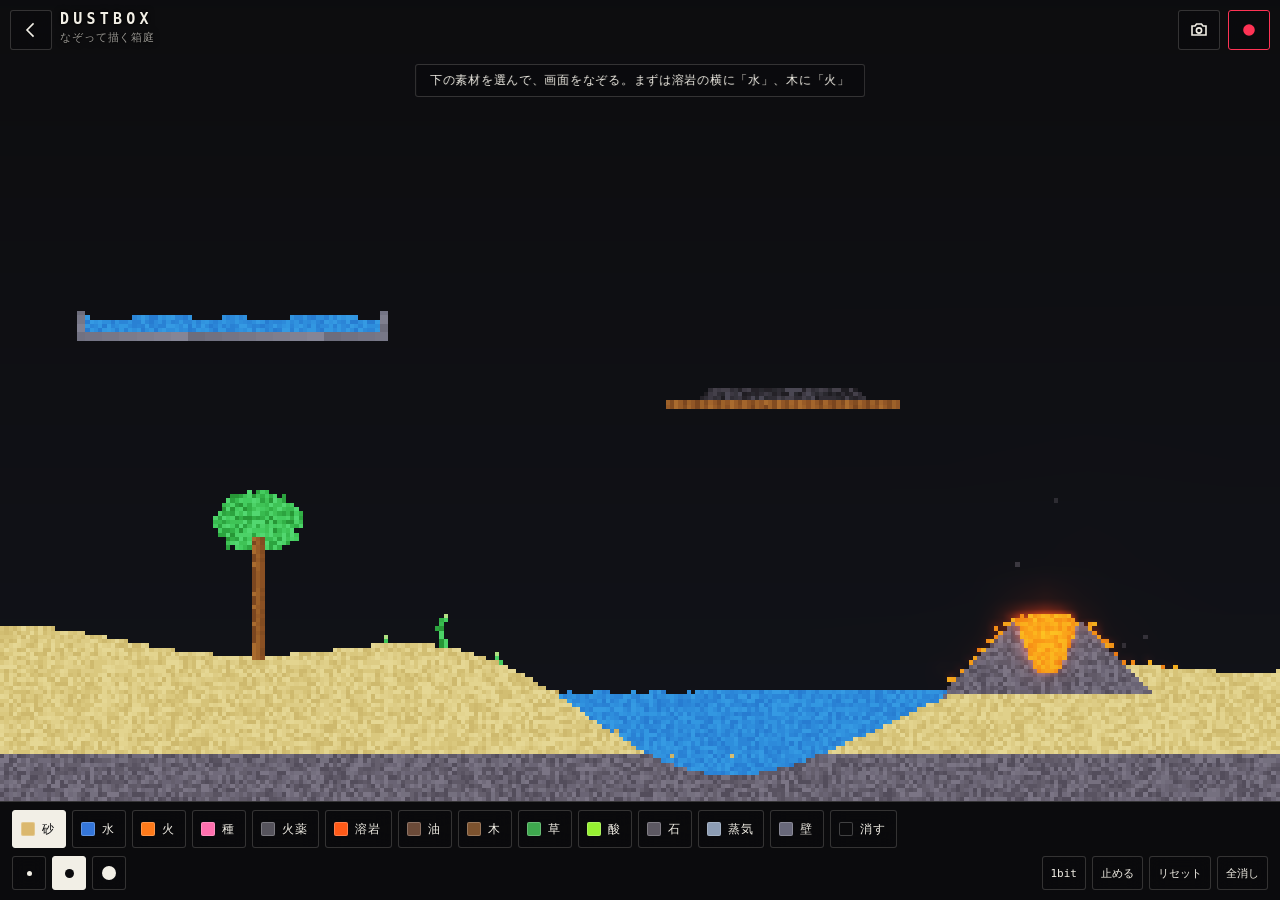
<file: lab/sand.html>
<!doctype html>
<html lang="ja">
<head>
<meta charset="utf-8">
<meta name="viewport" content="width=device-width, initial-scale=1, maximum-scale=1, user-scalable=no, viewport-fit=cover">
<meta name="theme-color" content="#0b0b0d">
<title>DUSTBOX — Kanata Lab</title>
<meta name="description" content="砂、水、火、溶岩、火薬、種。指でなぞると、ひと粒ずつが決まりどおりに動きだす箱庭。">
<meta property="og:title" content="DUSTBOX — なぞって描く箱庭">
<meta property="og:description" content="砂、水、火、溶岩、火薬、種。指でなぞると、ひと粒ずつが決まりどおりに動きだす箱庭。">
<meta property="og:image" content="https://kastanetkid.github.io/Kanata/lab/img/sand.jpg">
<meta name="twitter:card" content="summary_large_image">
<link rel="stylesheet" href="kit.css">
<style>
  canvas.stage { image-rendering: pixelated; cursor: crosshair; }
  .k-bar { flex-direction: column; gap: 8px; overflow: visible; background: var(--bg); border-top: 1px solid var(--line); padding-top: 8px; }
  .row { display: flex; gap: 6px; overflow-x: auto; scrollbar-width: none; padding: 0 2px; }
  .row::-webkit-scrollbar { display: none; }
  .tool { height: 38px; min-width: 0; padding: 0 10px 0 8px; gap: 7px; }
  .tool i { width: 14px; height: 14px; border-radius: 2px; flex: none; box-shadow: inset 0 0 0 1px rgba(255, 255, 255, .22); }
  .tool.on { background: var(--ink); color: var(--bg); }
  .row .sp { flex: 1; min-width: 6px; }
  .mini { height: 34px; min-width: 34px; padding: 0 8px; font-size: 11px; letter-spacing: 0; }
  .dot { display: block; border-radius: 50%; background: currentColor; }
  .k-hint { bottom: auto; top: calc(var(--st) + 64px); }
</style>
</head>
<body>
<canvas id="c" class="stage" aria-label="箱庭。なぞると、選んだ素材を置く"></canvas>
<script src="kit.js"></script>
<script>
'use strict';
// DUSTBOX
// マス目のひとつひとつが「砂」「水」「火」などの粒。毎フレーム、粒ごとに近所だけを見る単純な決まりを当てはめる。
//   粉   : 下が空いていれば落ちる。だめなら斜め下へ（山になる）
//   液体 : 落ちる → 斜め下 → 横へ流れる（水平になる）。軽い液体は重い液体の上に浮く
//   気体 : 上へ。蒸気は冷えると水に戻る（雨になる）
//   反応 : 火は燃えるものへ移る／水で消える。溶岩＋水＝石と蒸気。草は水を吸って伸びる。火薬は連鎖して爆ぜる。種は茎を伸ばして花を咲かせる
const EMPTY = 0, WALL = 1, SAND = 2, WATER = 3, PLANT = 4, FIRE = 5, OIL = 6, LAVA = 7, STONE = 8, STEAM = 9,
  SMOKE = 10, POWDER = 11, ACID = 12, SEED = 13, FLOWER = 14, WOOD = 15, SPROUT = 16, EMBER = 17, BOOM = 18;
// 重さ：自分より軽い相手とは入れ替われる。255 は動かない
const DENS = new Uint8Array(19);
DENS.set([0, 255, 7, 4, 255, 1, 3, 6, 7, 1, 1, 7, 4, 7, 255, 255, 255, 255, 255]);
// 燃え移りやすさ（1 フレームあたりの確率）と、燃え続ける長さ
const FLAM = new Float32Array(19), BURN = new Uint8Array(19);
FLAM[PLANT] = 0.07; BURN[PLANT] = 26;
FLAM[OIL] = 0.3; BURN[OIL] = 22;
FLAM[WOOD] = 0.018; BURN[WOOD] = 110;
FLAM[SEED] = 0.1; BURN[SEED] = 12;
FLAM[FLOWER] = 0.1; BURN[FLOWER] = 14;
FLAM[SPROUT] = 0.1; BURN[SPROUT] = 14;
FLAM[POWDER] = 1; BURN[POWDER] = 0;

let GW = 160, GH = 300, type, aux, shade, mark, tick = 1, pix32, pix8, glow8, glow32;
let rs = 0x2f6e2b1;
const rnd = () => { rs ^= rs << 13; rs ^= rs >>> 17; rs ^= rs << 5; return (rs >>> 0) / 4294967296; };

function allocGrid(w, h) {
  GW = w; GH = h;
  type = new Uint8Array(w * h); aux = new Uint8Array(w * h); shade = new Uint8Array(w * h); mark = new Uint8Array(w * h);
  pix8 = new Uint8Array(w * h * 4); pix32 = new Uint32Array(pix8.buffer);
  glow8 = new Uint8Array(w * h * 4); glow32 = new Uint32Array(glow8.buffer);
}
function put(i, t, a) {
  type[i] = t; aux[i] = a | 0; shade[i] = (rnd() * 256) | 0; mark[i] = tick;
}
function swap(i, j) {
  const t = type[i], a = aux[i], s = shade[i];
  type[i] = type[j]; aux[i] = aux[j]; shade[i] = shade[j];
  type[j] = t; aux[j] = a; shade[j] = s;
  mark[i] = mark[j] = tick;
}
const isGas = t => t === STEAM || t === SMOKE || t === FIRE;
const isLiquid = t => t === WATER || t === OIL || t === ACID || t === LAVA;

function ignite(j) {
  const t = type[j];
  if (t === POWDER) { put(j, BOOM, 4 + ((rnd() * 3) | 0)); return; }
  put(j, EMBER, BURN[t] + ((rnd() * BURN[t] * 0.6) | 0));
}
// まわり 8 マスに火を移す。水があれば消える（true を返す）
function burnAround(i, x, y, k) {
  for (let dy = -1; dy <= 1; dy++) {
    const yy = y + dy;
    if (yy < 0 || yy >= GH) continue;
    for (let dx = -1; dx <= 1; dx++) {
      const xx = x + dx;
      if ((!dx && !dy) || xx < 0 || xx >= GW) continue;
      const j = yy * GW + xx, t = type[j];
      if (t === EMPTY) continue;
      if (t === WATER) { if (rnd() < 0.5) { put(j, STEAM, 120 + rnd() * 100); return true; } continue; }
      const f = FLAM[t];
      if (f > 0 && rnd() < f * k) ignite(j);
    }
  }
  return false;
}
let shake = 0;
function explode(x, y, r) {
  shake = Math.min(1, shake + 0.35);
  for (let dy = -r; dy <= r; dy++) {
    const yy = y + dy;
    if (yy < 0 || yy >= GH) continue;
    for (let dx = -r; dx <= r; dx++) {
      const xx = x + dx, d2 = dx * dx + dy * dy;
      if (xx < 0 || xx >= GW || d2 > r * r) continue;
      const j = yy * GW + xx, t = type[j];
      if (t === WALL || t === BOOM) continue;
      if (t === POWDER) { put(j, BOOM, 3 + ((rnd() * 3) | 0)); mark[j] = tick; continue; }
      if (rnd() < 0.85 - 0.4 * d2 / (r * r)) put(j, FIRE, 5 + rnd() * 14);
      else if (t !== STONE) put(j, rnd() < 0.3 ? SMOKE : EMPTY, 40 + rnd() * 50);
    }
  }
}

function powder(i, x, y, d, diag) {
  if (y + 1 >= GH) return;
  const b = i + GW;
  if (DENS[type[b]] < d) { swap(i, b); return; }
  if (!diag) return;
  const dir = rnd() < 0.5 ? -1 : 1;
  for (let k = 0; k < 2; k++) {
    const sx = x + (k ? -dir : dir);
    if (sx < 0 || sx >= GW) continue;
    const j = b + (k ? -dir : dir);
    if (DENS[type[j]] < d && DENS[type[i + (k ? -dir : dir)]] < d) { swap(i, j); return; }
  }
}
function liquid(i, x, y, d, spread) {
  if (y + 1 < GH) {
    const b = i + GW;
    if (DENS[type[b]] < d) { swap(i, b); return; }
    const dir0 = rnd() < 0.5 ? -1 : 1;
    for (let k = 0; k < 2; k++) {
      const dir = k ? -dir0 : dir0, sx = x + dir;
      if (sx < 0 || sx >= GW) continue;
      if (DENS[type[b + dir]] < d && DENS[type[i + dir]] < 2) { swap(i, b + dir); return; }
    }
  }
  // 横へ：同じ向きに流れ続け、ぶつかったら向きを変える
  let dir = (aux[i] & 1) ? 1 : -1;
  for (let k = 0; k < 2; k++) {
    let j = i, n = 0;
    while (n < spread) {
      const sx = x + dir * (n + 1);
      if (sx < 0 || sx >= GW || DENS[type[j + dir]] >= 2) break;
      j += dir; n++;
      if (y + 1 < GH && DENS[type[j + GW]] < d) break;   // 落ちられる所があればそこで止まる
    }
    if (n > 0) { aux[i] = (aux[i] & 254) | (dir > 0 ? 1 : 0); swap(i, j); return; }
    dir = -dir;
  }
  aux[i] ^= 1;
}
function gas(i, x, y, bubble) {
  if (y === 0) { type[i] = EMPTY; return; }
  const r = rnd();
  const dx = r < 0.25 ? -1 : r < 0.5 ? 1 : 0;
  const sx = x + dx;
  if (sx >= 0 && sx < GW) {
    const j = i - GW + dx, t = type[j];
    if (t === EMPTY || (bubble && isLiquid(t) && t !== LAVA)) { swap(i, j); return; }
  }
  const side = rnd() < 0.5 ? -1 : 1, s2 = x + side;
  if (s2 >= 0 && s2 < GW && type[i + side] === EMPTY && rnd() < 0.5) swap(i, i + side);
}

function update() {
  tick = (tick % 250) + 1;
  const ltr = (tick & 1) === 0;
  for (let y = GH - 1; y >= 0; y--) {
    for (let k = 0; k < GW; k++) {
      const x = ltr ? k : GW - 1 - k;
      const i = y * GW + x, t = type[i];
      if (t === EMPTY || t === WALL || mark[i] === tick) continue;
      switch (t) {
        case SAND: powder(i, x, y, 7, true); break;
        case POWDER: powder(i, x, y, 7, true); break;
        case STONE: powder(i, x, y, 7, false); break;
        case WATER: liquid(i, x, y, 4, 5); break;
        case OIL: liquid(i, x, y, 3, 3); break;
        case ACID: {
          // まわりを溶かす。溶かしたぶん自分も減る
          const dirs = [-1, 1, -GW, GW], j = i + dirs[(rnd() * 4) | 0];
          const jx = j % GW;
          if (j >= 0 && j < GW * GH && Math.abs(jx - x) <= 1) {
            const n = type[j];
            if (n !== EMPTY && n !== ACID && n !== WALL && !isGas(n) && n !== LAVA && rnd() < 0.12) {
              put(j, rnd() < 0.3 ? SMOKE : EMPTY, 40);
              if (rnd() < 0.6) { put(i, EMPTY, 0); break; }
            }
          }
          liquid(i, x, y, 4, 4);
          break;
        }
        case LAVA: {
          let cooled = false;
          for (let d = 0; d < 4 && !cooled; d++) {
            const j = i + (d === 0 ? -1 : d === 1 ? 1 : d === 2 ? -GW : GW);
            if (j < 0 || j >= GW * GH || (d < 2 && ((j / GW) | 0) !== y)) continue;
            const n = type[j];
            if (n === WATER) { put(j, STEAM, 140 + rnd() * 100); if (rnd() < 0.7) { put(i, STONE, 0); cooled = true; } }
            else if (FLAM[n] > 0 && rnd() < FLAM[n] * 1.5) ignite(j);
          }
          if (cooled) break;
          if (rnd() < 0.006 && y > 0 && type[i - GW] === EMPTY) put(i - GW, SMOKE, 30 + rnd() * 40);
          if (rnd() < 0.45) liquid(i, x, y, 6, 1); else mark[i] = tick;
          break;
        }
        case FIRE: {
          if (aux[i] <= 1) { if (rnd() < 0.18) put(i, SMOKE, 40 + rnd() * 60); else type[i] = EMPTY; break; }
          aux[i]--;
          if (burnAround(i, x, y, 0.6)) { put(i, STEAM, 100 + rnd() * 80); break; }
          if (rnd() < 0.75) gas(i, x, y, false);
          break;
        }
        case EMBER: {
          if (aux[i] <= 1) { if (rnd() < 0.35) put(i, SMOKE, 50 + rnd() * 70); else type[i] = EMPTY; break; }
          aux[i]--;
          if (burnAround(i, x, y, 1)) { put(i, SMOKE, 60 + rnd() * 60); break; }
          if (y > 0 && type[i - GW] === EMPTY && rnd() < 0.4) put(i - GW, FIRE, 6 + rnd() * 12);
          break;
        }
        case BOOM: explode(x, y, aux[i]); put(i, FIRE, 8 + rnd() * 10); break;
        case STEAM: {
          if (aux[i] <= 1) { if (rnd() < 0.55) put(i, WATER, 0); else type[i] = EMPTY; break; }
          if ((tick & 1) === 0) aux[i]--;
          gas(i, x, y, true);
          break;
        }
        case SMOKE: {
          if (aux[i] <= 1) { type[i] = EMPTY; break; }
          aux[i]--;
          if (rnd() < 0.7) gas(i, x, y, false);
          break;
        }
        case PLANT: {
          // 隣の水を吸って、そこへ伸びる
          if (rnd() < 0.06) {
            const d = (rnd() * 4) | 0, j = i + (d === 0 ? -1 : d === 1 ? 1 : d === 2 ? -GW : GW);
            if (j >= 0 && j < GW * GH && (d >= 2 || ((j / GW) | 0) === y) && type[j] === WATER && rnd() < 0.5) put(j, PLANT, 0);
          }
          break;
        }
        case SEED: {
          if (y + 1 >= GH || (DENS[type[i + GW]] >= 7 && type[i + GW] !== SEED)) {
            if (rnd() < 0.04) { type[i] = SPROUT; aux[i] = 7 + ((rnd() * 16) | 0); mark[i] = tick; }
            break;
          }
          powder(i, x, y, 7, true);
          break;
        }
        case SPROUT: {
          if (rnd() > 0.22) break;
          const h = aux[i], col = shade[i];
          let nx = x + (rnd() < 0.22 ? (rnd() < 0.5 ? -1 : 1) : 0);
          if (nx < 0 || nx >= GW) nx = x;
          const j = (y - 1) * GW + nx;
          const free = y > 1 && (type[j] === EMPTY || type[j] === WATER || type[j] === STEAM || type[j] === SMOKE);
          if (h <= 0 || !free) {
            // 咲く
            const c = col % 5;
            for (let dy = -1; dy <= 1; dy++) for (let dx = -1; dx <= 1; dx++) {
              const xx = x + dx, yy = y + dy;
              if (xx < 0 || xx >= GW || yy < 0 || yy >= GH || (dx && dy && rnd() < 0.5)) continue;
              const q = yy * GW + xx;
              if (dx === 0 && dy === 0) { type[q] = FLOWER; shade[q] = 5; mark[q] = tick; }
              else if (type[q] === EMPTY || isGas(type[q])) { type[q] = FLOWER; shade[q] = c; aux[q] = 0; mark[q] = tick; }
            }
            break;
          }
          type[i] = PLANT; shade[i] = (rnd() * 256) | 0;
          type[j] = SPROUT; aux[j] = h - 1; shade[j] = col; mark[j] = tick;
          if (rnd() < 0.3) {      // 葉
            const side = rnd() < 0.5 ? -1 : 1, lx = x + side;
            if (lx >= 0 && lx < GW && type[i + side] === EMPTY) put(i + side, PLANT, 0);
          }
          break;
        }
      }
    }
  }
}

// ---------- 色 ----------
// 素材ごとに 8 通りの濃淡。アルファには「自分で光る強さ」を入れる
const PAL = new Uint32Array(19 * 8);
function rgb(r, g, b, e) { return ((e || 0) << 24 | (b & 255) << 16 | (g & 255) << 8 | (r & 255)) >>> 0; }
function ramp(t, r, g, b, v, e) {
  for (let k = 0; k < 8; k++) {
    const m = 1 + (k / 7 - 0.5) * v;
    PAL[t * 8 + k] = rgb(Math.min(255, r * m), Math.min(255, g * m), Math.min(255, b * m), e);
  }
}
ramp(WALL, 104, 104, 116, 0.16); ramp(SAND, 219, 184, 110, 0.26); ramp(WATER, 52, 118, 218, 0.2);
ramp(PLANT, 62, 168, 78, 0.5); ramp(OIL, 84, 58, 44, 0.3); ramp(STONE, 92, 88, 98, 0.3);
ramp(STEAM, 120, 138, 162, 0.2); ramp(SMOKE, 58, 56, 62, 0.3); ramp(POWDER, 56, 54, 60, 0.6);
ramp(ACID, 150, 240, 50, 0.2, 70); ramp(SEED, 190, 150, 88, 0.3); ramp(WOOD, 124, 82, 46, 0.3);
ramp(SPROUT, 150, 230, 110, 0.1); ramp(LAVA, 255, 96, 24, 0.35, 215); ramp(BOOM, 255, 255, 230, 0, 255);
const FLOWERS = [rgb(255, 111, 174, 26), rgb(255, 210, 63, 26), rgb(245, 240, 230, 26), rgb(164, 123, 255, 26), rgb(255, 77, 77, 26), rgb(255, 196, 40, 50)];
const FIRE_RAMP = new Uint32Array(32);
for (let k = 0; k < 32; k++) {
  const t = k / 31;      // 0 = 消えかけ（赤黒）→ 1 = 生まれたて（白黄）
  FIRE_RAMP[k] = rgb(120 + 135 * Math.min(1, t * 2.2), 20 + 220 * Math.pow(t, 1.3), 10 + 190 * Math.pow(t, 3), 120 + 135 * t);
}
function paint() {
  const n = GW * GH, w = (tick >> 2);
  for (let i = 0; i < n; i++) {
    const t = type[i];
    let c = 0;
    if (t !== EMPTY) {
      if (t === FIRE) c = FIRE_RAMP[Math.min(31, aux[i] * 2 + (shade[i] & 3))];
      else if (t === EMBER) c = FIRE_RAMP[Math.min(31, 14 + (aux[i] >> 2) + ((shade[i] + tick) & 7))];
      else if (t === FLOWER) c = FLOWERS[shade[i] % 6];
      else if (t === WATER || t === LAVA || t === ACID) c = PAL[t * 8 + ((shade[i] + w + (i % GW) * 3) & 7)];
      else if (t === WALL) c = PAL[8 + (((i % GW) >> 2) + ((i / GW) >> 1) * 3 & 7)];
      else if (t === WOOD) c = PAL[WOOD * 8 + (((i % GW) * 5 + (shade[i] & 1)) & 7)];
      else c = PAL[t * 8 + (shade[i] & 7)];
    }
    pix32[i] = c;
    // 光る素材だけを別のテクスチャへ（これをぼかして重ねる）
    const e = c >>> 24;
    glow32[i] = e ? rgb((c & 255) * e >> 8, (c >> 8 & 255) * e >> 8, (c >> 16 & 255) * e >> 8, 255) : 0xff000000;
  }
}

// ---------- 表示 ----------
const canvas = document.getElementById('c');
const G = Kit.initGL(canvas);
if (!G) { Kit.fail(); throw new Error('no webgl2'); }
const gl = G.gl;
const FS = `#version 300 es
precision highp float;
in vec2 vUv; out vec4 o;
uniform sampler2D uTex, uGlow;
uniform vec2 uGrid, uShake;
uniform float uBit;
const float BAYER[16] = float[16](0., 8., 2., 10., 12., 4., 14., 6., 3., 11., 1., 9., 15., 7., 13., 5.);
vec3 lin(vec3 c) { return c * c * (c * 0.305306011 + 0.682171111) + c * 0.012522878; }
void main() {
  vec2 uv = vec2(vUv.x, 1.0 - vUv.y) + uShake;
  vec4 c = texture(uTex, uv);
  vec3 col = lin(c.rgb);
  bool empty = c.r + c.g + c.b == 0.0;
  if (empty) col = mix(vec3(0.0045, 0.0045, 0.006), vec3(0.008, 0.009, 0.014), uv.y);
  // 光のにじみ：縮小テクスチャ（ミップ）を何段か重ねる
  vec2 px = 1.0 / uGrid;
  vec3 g = vec3(0.0);
  g += textureLod(uGlow, uv, 1.0).rgb * 0.35;
  g += textureLod(uGlow, uv + px * 1.5, 2.5).rgb * 0.45;
  g += textureLod(uGlow, uv - px * 3.0, 4.0).rgb * 0.6;
  g += textureLod(uGlow, uv + px * vec2(-5.0, 5.0), 5.2).rgb * 0.7;
  g = lin(g);
  col = col * (1.0 + 0.9 * c.a) + g * (empty ? 1.5 : 0.9) + col * g * 5.0;
  if (uBit > 0.5) {
    // 1bit モード：Endless Stair と同じ 4×4 ベイヤーのディザ
    ivec2 cell = ivec2(floor(uv * uGrid));
    float th = (BAYER[(cell.y & 3) * 4 + (cell.x & 3)] + 0.5) / 16.0;
    float l = smoothstep(0.16, 0.92, pow(clamp(dot(col, vec3(0.3, 0.55, 0.15)) * 1.35, 0.0, 1.0), 0.42));
    col = l > th ? vec3(0.887, 0.863, 0.791) : vec3(0.0033, 0.0033, 0.004);
  } else {
    col = clamp((col * (2.51 * col + 0.03)) / (col * (2.43 * col + 0.59) + 0.14), 0.0, 1.0);
  }
  o = vec4(pow(col, vec3(1.0 / 2.2)), 1.0);
}`;
const prog = G.program(FS);
const tex = gl.createTexture(), glowTex = gl.createTexture();
function setupTex() {
  gl.bindTexture(gl.TEXTURE_2D, tex);
  gl.texParameteri(gl.TEXTURE_2D, gl.TEXTURE_MIN_FILTER, gl.NEAREST);
  gl.texParameteri(gl.TEXTURE_2D, gl.TEXTURE_MAG_FILTER, gl.NEAREST);
  gl.texParameteri(gl.TEXTURE_2D, gl.TEXTURE_WRAP_S, gl.CLAMP_TO_EDGE);
  gl.texParameteri(gl.TEXTURE_2D, gl.TEXTURE_WRAP_T, gl.CLAMP_TO_EDGE);
  gl.bindTexture(gl.TEXTURE_2D, glowTex);
  gl.texParameteri(gl.TEXTURE_2D, gl.TEXTURE_MIN_FILTER, gl.LINEAR_MIPMAP_LINEAR);
  gl.texParameteri(gl.TEXTURE_2D, gl.TEXTURE_MAG_FILTER, gl.LINEAR);
  gl.texParameteri(gl.TEXTURE_2D, gl.TEXTURE_WRAP_S, gl.CLAMP_TO_EDGE);
  gl.texParameteri(gl.TEXTURE_2D, gl.TEXTURE_WRAP_T, gl.CLAMP_TO_EDGE);
}
setupTex();
const opt = { bit: false, paused: false, tool: SAND, size: 3 };
function render() {
  paint();
  const dpr = Math.min(window.devicePixelRatio || 1, 2);
  Kit.fit(canvas, dpr);
  gl.bindTexture(gl.TEXTURE_2D, tex);
  gl.texImage2D(gl.TEXTURE_2D, 0, gl.RGBA, GW, GH, 0, gl.RGBA, gl.UNSIGNED_BYTE, pix8);
  gl.bindTexture(gl.TEXTURE_2D, glowTex);
  gl.texImage2D(gl.TEXTURE_2D, 0, gl.RGBA, GW, GH, 0, gl.RGBA, gl.UNSIGNED_BYTE, glow8);
  gl.generateMipmap(gl.TEXTURE_2D);
  const u = prog.use();
  G.bind(null);
  G.tex(0, tex, u.uTex);
  G.tex(1, glowTex, u.uGlow);
  gl.uniform2f(u.uGrid, GW, GH);
  const s = Kit.reduced ? 0 : shake * shake * 0.012;
  gl.uniform2f(u.uShake, (Math.random() - 0.5) * s, (Math.random() - 0.5) * s);
  gl.uniform1f(u.uBit, opt.bit ? 1 : 0);
  G.draw();
}

// ---------- 最初の風景 ----------
function fill(x0, y0, x1, y1, t) {
  for (let y = Math.max(0, y0 | 0); y <= Math.min(GH - 1, y1 | 0); y++)
    for (let x = Math.max(0, x0 | 0); x <= Math.min(GW - 1, x1 | 0); x++) put(y * GW + x, t, 0);
}
function scene() {
  type.fill(0); aux.fill(0); mark.fill(0);
  const w = GW, h = GH;
  // 砂の地面（ゆるい丘）と、まんなかの池
  for (let x = 0; x < w; x++) {
    const u = x / w;
    const top = h * (0.84 - 0.05 * Math.sin(u * 6.3 + 0.6) - 0.03 * Math.sin(u * 15 + 2) + 0.07 * Math.exp(-Math.pow((u - 0.52) / 0.13, 2)));
    for (let y = top | 0; y < h; y++) put(y * w + x, y > h * 0.94 ? STONE : SAND, 0);
  }
  for (let x = (w * 0.38) | 0; x < w * 0.66; x++) for (let y = (h * 0.855) | 0; y < h; y++) {
    const i = y * w + x;
    if (type[i] === EMPTY) put(i, WATER, 0);
  }
  // 左：木（幹と葉）
  const tx = (w * 0.2) | 0, ty = (h * 0.8) | 0, th = Math.round(h * 0.13);
  fill(tx - 1, ty - th, tx + 1, ty + 4, WOOD);
  for (let dy = -9; dy <= 6; dy++) for (let dx = -11; dx <= 11; dx++) {
    if (dx * dx / 121 + dy * dy / 64 < 1 - rnd() * 0.3) {
      const x = tx + dx, y = ty - th - 4 + dy;
      if (x >= 0 && x < w && y >= 0 && type[y * w + x] === EMPTY) put(y * w + x, PLANT, 0);
    }
  }
  // 右：石の火口に溶岩
  const vx = (w * 0.82) | 0;
  let vy = 0;
  while (vy < h - 1 && type[vy * w + vx] === EMPTY) vy++;
  vy += 5;
  for (let dy = 0; dy < 22; dy++) for (let dx = -dy - 3; dx <= dy + 3; dx++) {
    const x = vx + dx, y = vy - 21 + dy;
    if (x < 0 || x >= w || y < 0 || y >= h) continue;
    put(y * w + x, Math.abs(dx) < 3 + dy * 0.28 && dy < 17 ? LAVA : STONE, 0);
  }
  // 宙に浮いた棚：火薬をのせた木の板、花の種
  const sy = (h * 0.5) | 0;
  fill(w * 0.52, sy, w * 0.7, sy + 1, WOOD);
  fill(w * 0.55, sy - 3, w * 0.67, sy - 1, POWDER);
  fill(w * 0.06, h * 0.42, w * 0.3, h * 0.42 + 1, WALL);
  fill(w * 0.06, h * 0.42 - 5, w * 0.06 + 1, h * 0.42, WALL);
  fill(w * 0.3 - 1, h * 0.42 - 5, w * 0.3, h * 0.42, WALL);
  fill(w * 0.08, h * 0.42 - 4, w * 0.28, h * 0.42 - 1, WATER);
  for (let k = 0; k < 7; k++) put(((h * 0.7) | 0) * w + ((w * (0.3 + 0.045 * k)) | 0), SEED, 0);
}

// ---------- 描く ----------
const SOLID = t => t === WALL || t === WOOD || t === PLANT;
function dab(cx, cy, t, r) {
  for (let dy = -r; dy <= r; dy++) for (let dx = -r; dx <= r; dx++) {
    if (dx * dx + dy * dy > r * r + 0.5) continue;
    const x = cx + dx, y = cy + dy;
    if (x < 0 || x >= GW || y < 0 || y >= GH) continue;
    const i = y * GW + x;
    if (t === EMPTY) { type[i] = EMPTY; continue; }
    if (t === WALL) { put(i, WALL, 0); continue; }
    if (type[i] !== EMPTY && !(t === FIRE && FLAM[type[i]] > 0)) continue;
    if (t === FIRE) { if (type[i] !== EMPTY) ignite(i); else if (rnd() < 0.6) put(i, FIRE, 14 + rnd() * 16); continue; }
    if (t === SEED) { if (rnd() < 0.06) put(i, SEED, 0); continue; }
    if (SOLID(t) || rnd() < 0.55) put(i, t, t === STEAM ? 200 : 0);
  }
}
function stroke(x0, y0, x1, y1, t, r) {
  const n = Math.max(Math.abs(x1 - x0), Math.abs(y1 - y0), 1);
  for (let k = 0; k <= n; k++) dab(Math.round(x0 + (x1 - x0) * k / n), Math.round(y0 + (y1 - y0) * k / n), t, r);
}
const pens = new Map();
function cellAt(e) {
  const r = canvas.getBoundingClientRect();
  return [Math.floor((e.clientX - r.left) / r.width * GW), Math.floor((e.clientY - r.top) / r.height * GH)];
}
canvas.addEventListener('pointerdown', e => {
  canvas.setPointerCapture(e.pointerId);
  const [x, y] = cellAt(e);
  pens.set(e.pointerId, { x, y });
  dab(x, y, opt.tool, opt.size);
});
canvas.addEventListener('pointermove', e => {
  const p = pens.get(e.pointerId);
  if (!p) return;
  const [x, y] = cellAt(e);
  stroke(p.x, p.y, x, y, opt.tool, opt.size);
  p.x = x; p.y = y;
});
const lift = e => pens.delete(e.pointerId);
canvas.addEventListener('pointerup', lift);
canvas.addEventListener('pointercancel', lift);
canvas.addEventListener('contextmenu', e => e.preventDefault());

// ---------- UI ----------
const ui = Kit.chrome({
  title: 'DUSTBOX', sub: 'なぞって描く箱庭', canvas, name: 'dustbox', center: false,
  text: '砂・水・火・溶岩・火薬…なぞるだけで動きだす箱庭 #DUSTBOX #KanataLab',
  onSnap: () => Kit.snap(canvas, { render, name: 'dustbox', label: 'DUSTBOX — KANATA LAB' }),
});
const TOOLS = [
  [SAND, '砂', '#dbb86e'], [WATER, '水', '#3476da'], [FIRE, '火', '#ff7a1a'], [SEED, '種', '#ff6fae'], [POWDER, '火薬', '#55535c'],
  [LAVA, '溶岩', '#ff5a18'], [OIL, '油', '#6b4a38'], [WOOD, '木', '#7c522e'], [PLANT, '草', '#3ea84e'], [ACID, '酸', '#96f032'],
  [STONE, '石', '#5c5862'], [STEAM, '蒸気', '#8c9cb4'], [WALL, '壁', '#68687a'], [EMPTY, '消す', '#0b0b0d'],
];
const row1 = Kit.el('div', { class: 'row', role: 'radiogroup', 'aria-label': '素材' });
const row2 = Kit.el('div', { class: 'row' });
ui.bar.append(row1, row2);
const toolBtns = [];
for (const [t, label, col] of TOOLS) {
  const b = Kit.el('button', { class: 'k-btn tool' + (t === opt.tool ? ' on' : ''), role: 'radio', 'aria-checked': String(t === opt.tool) }, `<i style="background:${col}"></i>${label}`);
  b.addEventListener('click', () => {
    opt.tool = t;
    toolBtns.forEach(x => { x.classList.toggle('on', x === b); x.setAttribute('aria-checked', String(x === b)); });
  });
  toolBtns.push(b); row1.appendChild(b);
}
const sizeBtns = [];
for (const [r, d] of [[1, 5], [3, 9], [6, 14]]) {
  const b = Kit.el('button', { class: 'k-btn mini' + (r === opt.size ? ' on' : ''), 'aria-label': `筆の太さ ${r}` }, `<span class="dot" style="width:${d}px;height:${d}px"></span>`);
  b.addEventListener('click', () => { opt.size = r; sizeBtns.forEach(x => x.classList.toggle('on', x === b)); });
  sizeBtns.push(b); row2.appendChild(b);
}
row2.appendChild(Kit.el('span', { class: 'sp' }));
const mk = (label, fn, toggle) => {
  const b = Kit.el('button', { class: 'k-btn mini' }, label);
  b.addEventListener('click', () => { if (toggle) b.classList.toggle('on'); fn(b.classList.contains('on')); });
  row2.appendChild(b);
  return b;
};
mk('1bit', v => { opt.bit = v; if (v) Kit.hint('Endless Stair と同じ白黒ディザで表示'); }, true);
mk('止める', v => { opt.paused = v; }, true);
mk('リセット', () => scene());
mk('全消し', () => { type.fill(0); aux.fill(0); });

// ---------- 画面の大きさ ----------
let lastW = 0, lastH = 0;
function layout(force) {
  const barH = ui.bar.getBoundingClientRect().height;
  const cw = window.innerWidth, chh = Math.max(120, window.innerHeight - barH);
  canvas.style.height = chh + 'px';
  // スマホのアドレスバーの出入りくらいでは作り直さない
  if (!force && cw === lastW && Math.abs(chh - lastH) < 130) return;
  lastW = cw; lastH = chh;
  const gw = Kit.clamp(Math.round(cw / 2.4), 120, 300);
  allocGrid(gw, Math.max(60, Math.round(gw * chh / cw)));
  scene();
}
window.addEventListener('resize', () => layout(false));

let prevNow = 0, acc = 0;
function frame(now) {
  const dt = prevNow ? Math.min(50, now - prevNow) : 16;
  prevNow = now;
  acc += dt / (1000 / 60);
  let steps = Math.min(2, Math.floor(acc));
  acc -= steps;
  for (const p of pens.values()) dab(p.x, p.y, opt.tool, opt.size);   // 押しっぱなしでも出続ける
  if (!opt.paused) while (steps-- > 0) update();
  shake *= 0.86;
  render();
  requestAnimationFrame(frame);
}
layout(true);
requestAnimationFrame(frame);
setTimeout(() => Kit.hint('下の素材を選んで、画面をなぞる。まずは溶岩の横に「水」、木に「火」'), 900);
window.__lab = { opt, dab, stroke, update, scene, get GW() { return GW; }, get GH() { return GH; }, E: { SAND, WATER, FIRE, SEED, POWDER, LAVA, OIL, WOOD, PLANT, ACID } };
</script>
</body>
</html>
</file>
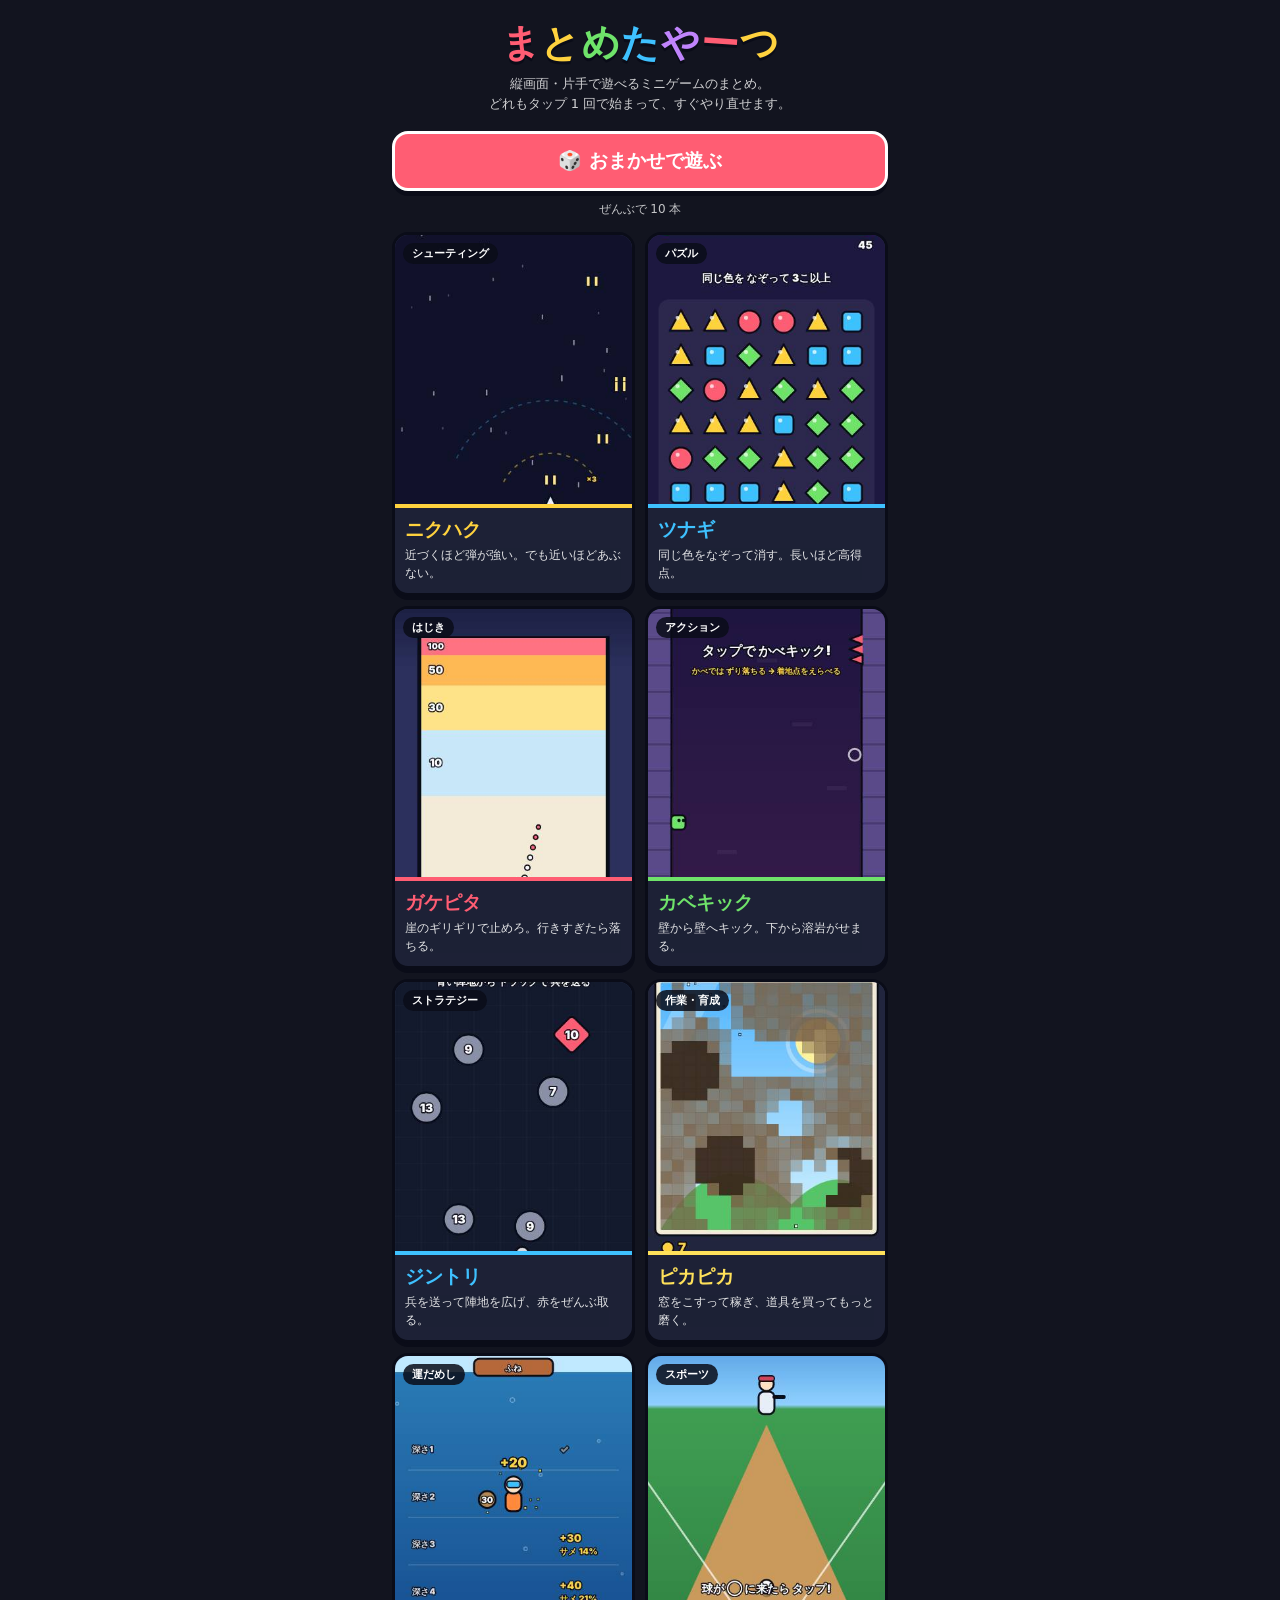
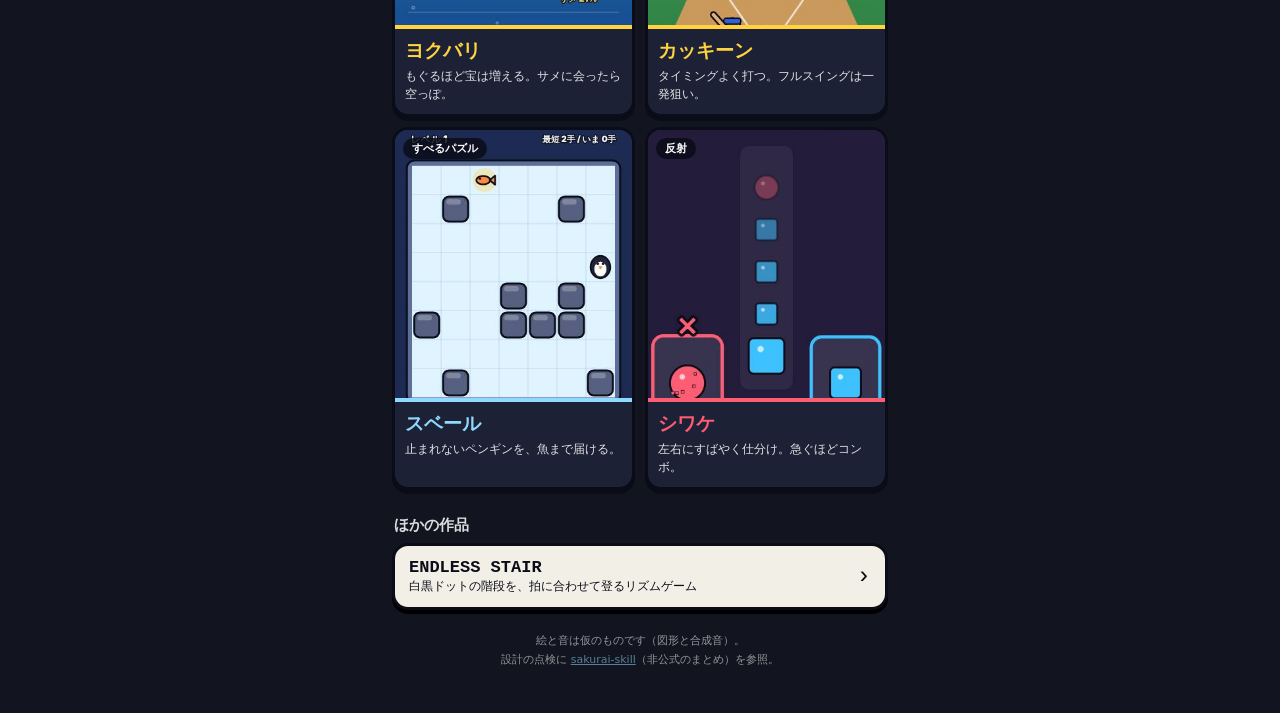
<file: mocks/play.html>
<!doctype html>
<html lang="ja">
<head>
<meta charset="utf-8">
<meta name="viewport" content="width=device-width, initial-scale=1, maximum-scale=1, user-scalable=no, viewport-fit=cover">
<meta name="apple-mobile-web-app-capable" content="yes">
<meta name="mobile-web-app-capable" content="yes">
<title>まとめたやーつ</title>
<style>
  html, body { margin: 0; height: 100%; background: #12141f; overflow: hidden; overscroll-behavior: none;
    -webkit-user-select: none; user-select: none; -webkit-touch-callout: none; -webkit-tap-highlight-color: transparent; }
  body { display: flex; align-items: center; justify-content: center; height: 100dvh; }
  canvas { display: block; touch-action: none; }
</style>
</head>
<body>
<canvas id="c"></canvas>
<script src="lib.js"></script>
<script>
  // ?g=名前 で games/名前.js を読む（一覧にある名前だけ通す）
  const GAMES = ['nikuhaku', 'tsunagi', 'gakepita', 'kabekick', 'jintori', 'pikapika', 'yokubari', 'kakkin', 'suberu', 'shiwake'];
  const g = new URLSearchParams(location.search).get('g');
  if (GAMES.includes(g)) { const s = document.createElement('script'); s.src = 'games/' + g + '.js'; document.body.appendChild(s); }
  else location.replace('../');
</script>
</body>
</html>
</file>
<file: lab/kit.css>
/* Kanata Lab — 作品共通の見た目 */
:root {
  --ink: #f2efe6;
  --bg: #0b0b0d;
  --dim: rgba(242, 239, 230, .62);
  --line: rgba(242, 239, 230, .18);
  --panel: rgba(11, 11, 13, .72);
  --accent: #ffc233;
  --st: env(safe-area-inset-top, 0px);
  --sb: env(safe-area-inset-bottom, 0px);
}
* { box-sizing: border-box; }
html, body {
  margin: 0; height: 100%; background: var(--bg); color: var(--ink);
  overflow: hidden; overscroll-behavior: none;
  font-family: ui-monospace, "SF Mono", Menlo, Consolas, "Hiragino Kaku Gothic ProN", "Noto Sans JP", monospace;
  -webkit-user-select: none; user-select: none;
  -webkit-touch-callout: none; -webkit-tap-highlight-color: transparent;
}
canvas.stage {
  position: fixed; inset: 0; width: 100vw; height: 100dvh; display: block;
  touch-action: none; outline: none;
}
button, input { font: inherit; color: inherit; }

/* 上のバー */
.k-top {
  position: fixed; z-index: 20; top: calc(var(--st) + 10px); left: 10px; right: 10px;
  display: flex; align-items: flex-start; gap: 8px; pointer-events: none;
}
.k-top > * { pointer-events: auto; }
.k-title { flex: 1; min-width: 0; pointer-events: none; text-shadow: 0 0 6px #000, 0 0 2px #000; }
.k-title b { display: block; font-size: 15px; letter-spacing: .28em; white-space: nowrap; }
.k-title span { display: block; font-size: 11px; color: var(--dim); letter-spacing: .08em; margin-top: 2px; }
.k-btn {
  appearance: none; border: 1px solid var(--line); background: var(--panel);
  -webkit-backdrop-filter: blur(10px); backdrop-filter: blur(10px);
  min-width: 40px; height: 40px; padding: 0 11px; border-radius: 3px;
  display: inline-flex; align-items: center; justify-content: center; gap: 6px;
  font-size: 12px; letter-spacing: .08em; text-decoration: none; color: var(--ink);
  cursor: pointer; white-space: nowrap; flex: none;
  transition: background .12s, border-color .12s, transform .08s;
}
.k-btn:active { transform: scale(.94); }
.k-btn:focus-visible { outline: 2px solid var(--accent); outline-offset: 2px; }
.k-btn.on { background: var(--ink); color: var(--bg); border-color: var(--ink); }
.k-btn.rec { border-color: #ff3355; color: #ff3355; }
.k-btn.rec.on { background: #ff3355; color: #fff; animation: k-pulse 1s steps(2, start) infinite; }
.k-btn svg { width: 18px; height: 18px; fill: none; stroke: currentColor; stroke-width: 1.6; stroke-linecap: square; }
@keyframes k-pulse { 50% { opacity: .55; } }

/* 下の操作列 */
.k-bar {
  position: fixed; z-index: 20; left: 0; right: 0; bottom: 0;
  padding: 10px 10px calc(var(--sb) + 10px);
  display: flex; gap: 8px; overflow-x: auto; scrollbar-width: none;
  background: linear-gradient(to top, rgba(11, 11, 13, .8), rgba(11, 11, 13, 0));
}
.k-bar::-webkit-scrollbar { display: none; }
.k-bar.center { justify-content: center; }
.k-bar.center > :first-child { margin-left: auto; }
.k-bar.center > :last-child { margin-right: auto; }

/* 一言ヒント */
.k-hint {
  position: fixed; z-index: 15; left: 50%; bottom: calc(var(--sb) + 74px);
  transform: translateX(-50%); max-width: calc(100vw - 32px);
  padding: 7px 14px; font-size: 12px; letter-spacing: .06em; text-align: center;
  background: var(--panel); border: 1px solid var(--line); border-radius: 3px;
  -webkit-backdrop-filter: blur(10px); backdrop-filter: blur(10px);
  pointer-events: none; opacity: 0; transition: opacity .5s;
}
.k-hint.show { opacity: 1; }

/* 録画・撮影の結果シート */
.k-sheet {
  position: fixed; z-index: 50; inset: 0; display: flex; align-items: center; justify-content: center;
  background: rgba(5, 5, 7, .82); -webkit-backdrop-filter: blur(8px); backdrop-filter: blur(8px);
  padding: 20px;
}
.k-sheet[hidden] { display: none; }
.k-card {
  display: flex; flex-direction: column; gap: 12px; align-items: center;
  max-width: min(420px, 100%); max-height: 100%;
}
.k-card .k-media { max-width: 100%; max-height: 62dvh; border: 1px solid var(--line); display: block; background: #000; }
.k-card p { margin: 0; font-size: 12px; color: var(--dim); text-align: center; line-height: 1.7; }
.k-row { display: flex; gap: 8px; flex-wrap: wrap; justify-content: center; }

.k-fail {
  position: fixed; inset: 0; display: flex; align-items: center; justify-content: center;
  padding: 30px; text-align: center; font-size: 13px; line-height: 1.9; color: var(--dim);
}

@media (prefers-reduced-motion: reduce) {
  .k-btn, .k-hint { transition: none; }
  .k-btn.rec.on { animation: none; }
}
</file>
